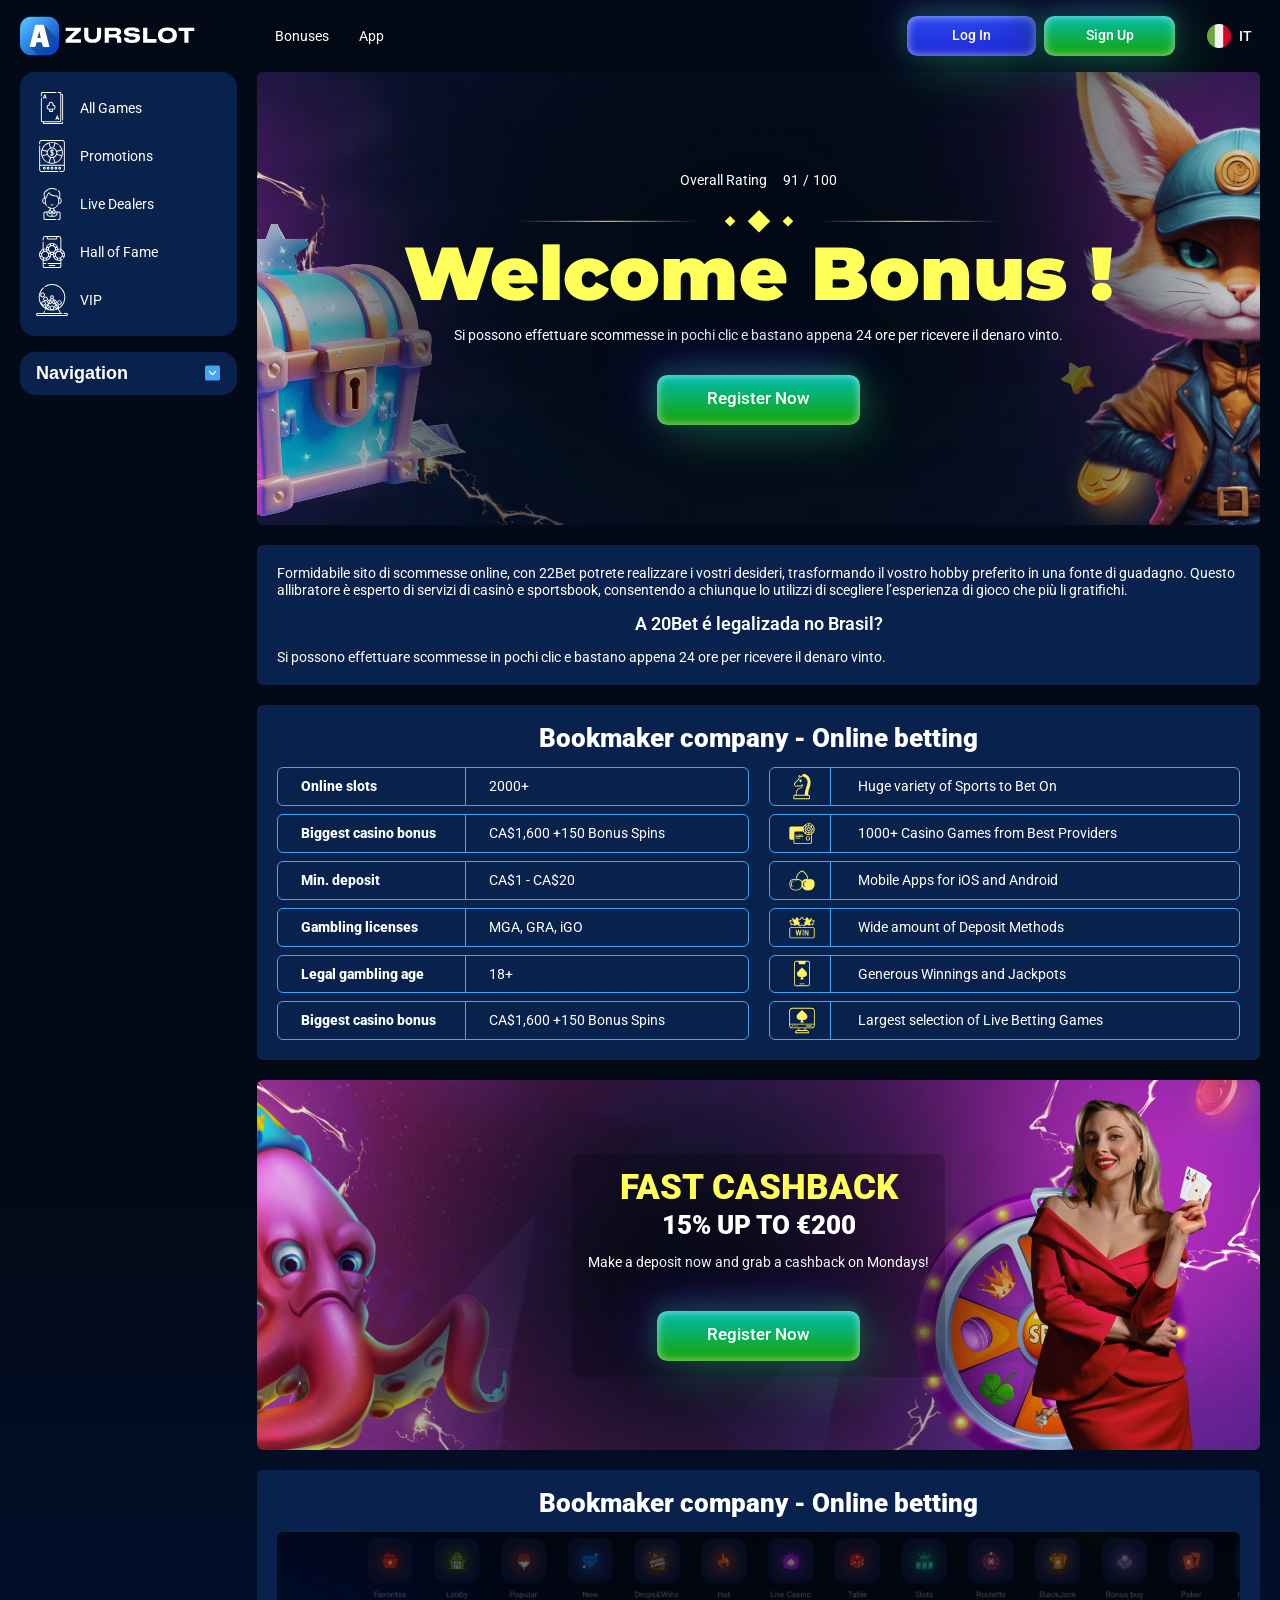
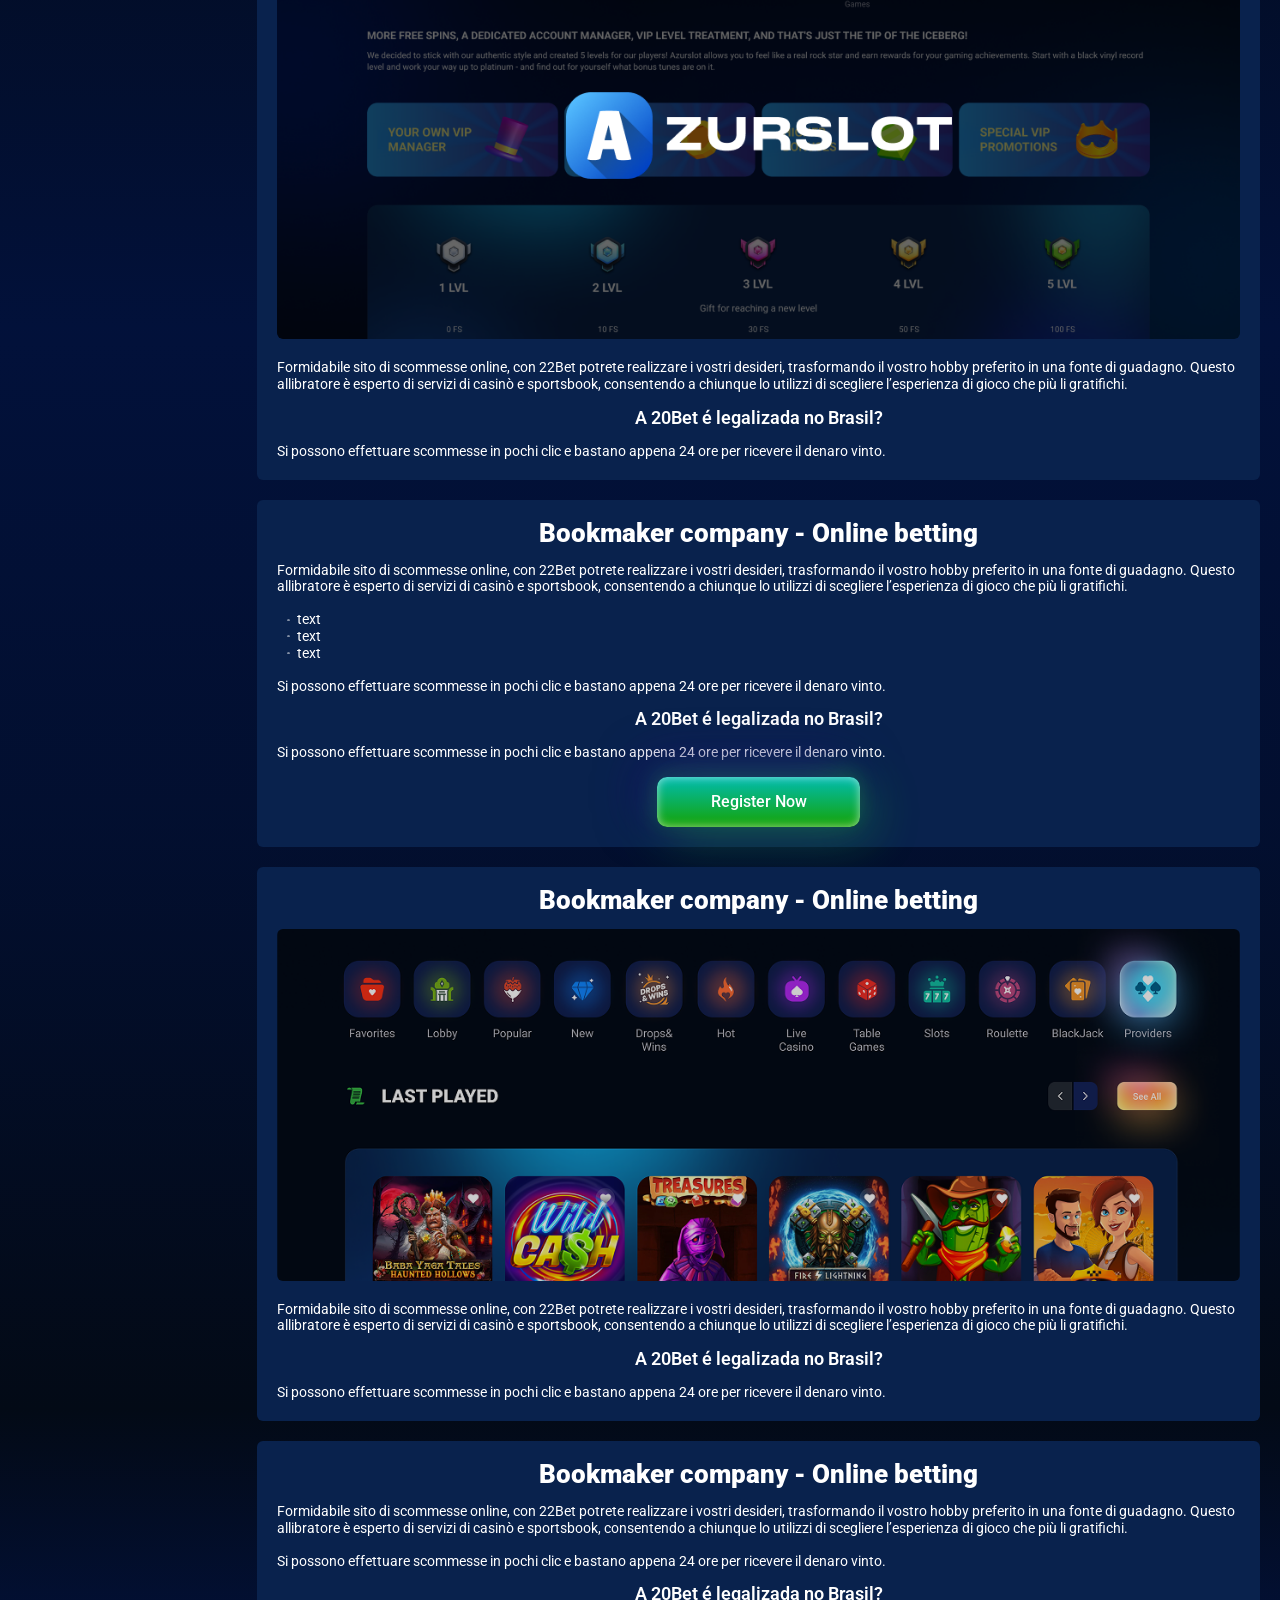
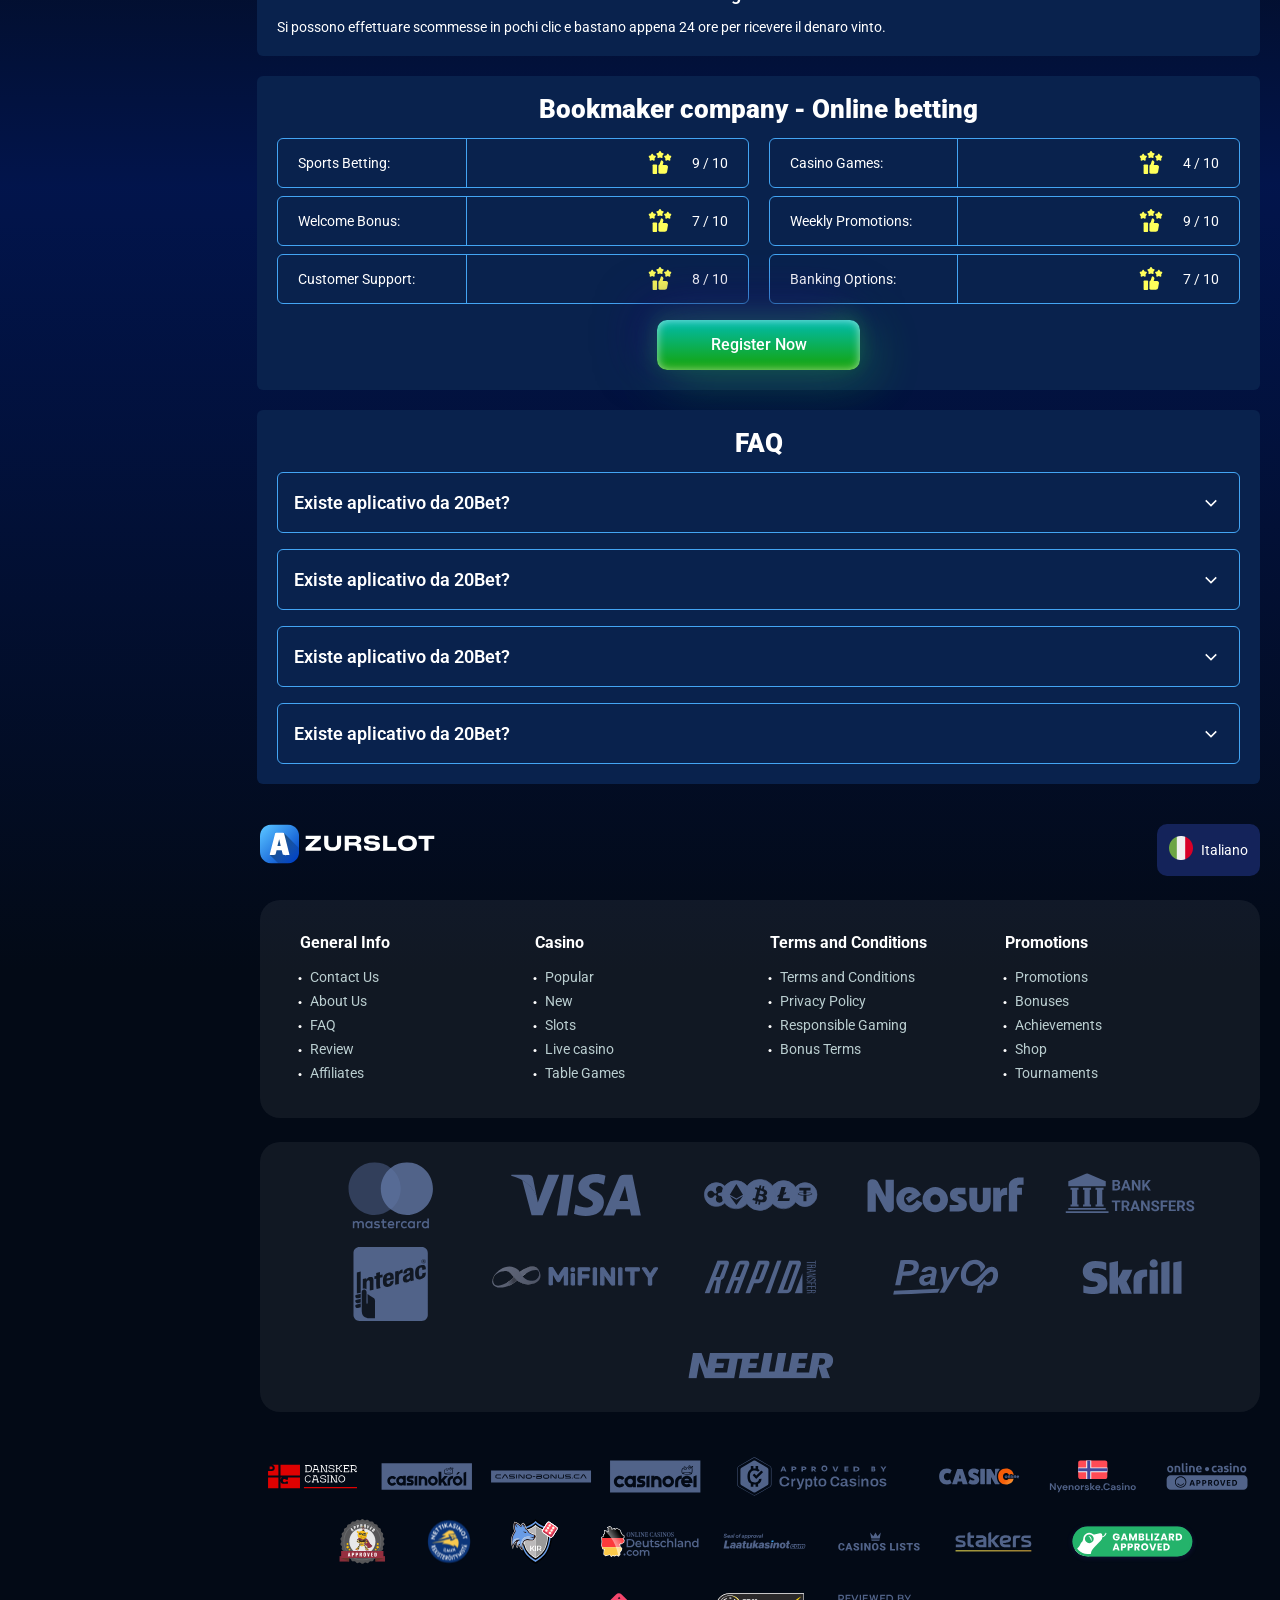
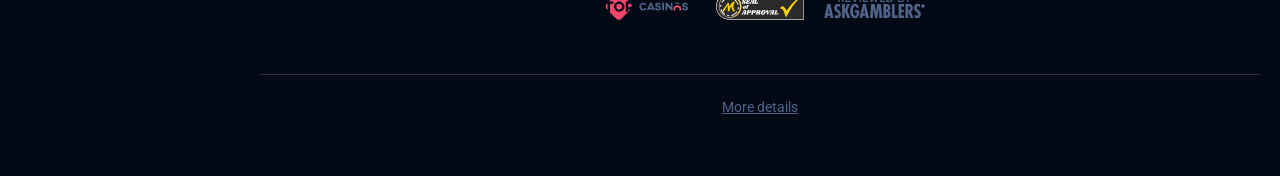
<file: index.html>
<!DOCTYPE html>
<html lang="it">
  <head>
    <meta charset="UTF-8" />
    <meta name="viewport" content="width=device-width, initial-scale=1.0" />
    <title>Welcome bonus!</title>
    <meta
      name="description"
      content="Si possono effettuare scommesse in pochi clic e bastano appena 24 ore per ricevere il denaro vinto."
    />
    <meta property="og:site_name" content="" />
    <meta
      property="og:title"
      content=""
    />
    <meta property="og:type" content="website" />
    <meta property="og:url" content="http://azurslot-it.com/" />
    <meta property="og:image" content />
    <meta property="og:image:alt" content />
    <meta property="og:locale" content="it" />
    <meta
      property="og:description"
      content="Si possono effettuare scommesse in pochi clic e bastano appena 24 ore per ricevere il denaro vinto."
    />
    <link rel="preconnect" href="https://fonts.googleapis.com" />
    <link rel="preconnect" href="https://fonts.gstatic.com" crossorigin />
    <link href="https://fonts.googleapis.com/css2?family=Roboto:wght@400;500;700&family=Montserrat:wght@100;200;300;400;500;600;700;800;900&display=swap" rel="stylesheet">


    <link rel="stylesheet" href="./css/reset.css" />
    <link rel="stylesheet" href="./css/main.css" />
    <link rel="stylesheet" href="./css/media.css" />
    <link rel="icon" href="./images/favicon.png" type="image/x-icon" />
     <script src="https://code.jquery.com/jquery-3.6.1.min.js" integrity="sha256-o88AwQnZB+VDvE9tvIXrMQaPlFFSUTR+nldQm1LuPXQ=" crossorigin="anonymous"></script>
  </head>
  <body>
    <header class="header">
      <section class="content header__content">
        <a href="#" class="logo header__logo"
          ><img src="./images/logo.svg" alt="logo" title=""
        /></a>
        <button class="header__btn-menu">
          <svg
            width="16px"
            height="16px"
            viewBox="0 0 16 16"
            xmlns="http://www.w3.org/2000/svg"
          >
            <rect y="0" width="16" height="3" rx="1.5"></rect>
            <rect y="6.5" width="16" height="3" rx="1.5"></rect>
            <rect y="13" width="16" height="3" rx="1.5"></rect>
          </svg>
        </button>
        <nav class="menu header__menu">
          <ul class="header__menu-list">
            <li><a href="#">Bonuses</a></li>
            <li><a href="#">App</a></li>
            
          </ul>
          <div class="header__btn">
            <a
              href="#"
              class="header__button header__button-login header__btn-login"
              >Log In
            </a>
            <a
              href="#"
              class="header__button header__button-signin header__btn-signin"
              >Sign Up</a
            >
          </div>
        </nav>
        <a href="#" class="header__button header__button-login">Log In</a>
        <a href="#" class="header__button header__button-signin">Sign Up</a>

        <div class="header__language" >
          <div class="header__flag-wrap" >
            <a class="header__country" href="#">
              <span><img src="./images/flag.png" alt=" Flag" title /></span>
              <span>it</span>
            </a>
          </div>
        
        </div>  


        
      </section>
    </header>
 <main class="main">
        <aside class="sidebar-wrapper">
            <section class="content sidebar">
              <nav class="menu sidebar__menu">
                <ul>
                  <li >
                    <a href="#" ><img class="icon-default" src="./images/sidebar/games.svg" alt=" Games"  title/>
                      All Games</a>
                    
                  </li>
                  <li >
                    <a href="#" > <img class="icon-default" src="./images/sidebar/promotions.svg"  alt="Promotions"  title/>
                      
                      <span>Promotions</span></a>
                  </li>    
                  <li >
                    <a href="#" ><img class="icon-default" src="./images/sidebar/live.svg" alt="Live Dealers"  title/>
                      
                     Live Dealers</a>
                  </li>
                  <li >
                    <a href="#" ><img class="icon-default" src="./images/sidebar/hall.svg" alt="Hall of Fame" title>
                     
                      Hall of Fame</a>
                  </li>
                  <li >
                    <a href="" ><img class="icon-default" src="./images/sidebar/vip.svg" alt="vip" title/>
                     VIP</a>
                  </li>
                  
                </ul>
              </nav>
    
              <div class="sidebar__navigation">
                <button class="sidebar__links-button">
                  Navigation 
                </button>
                <div class="sidebar__links">
                  <ul class="sidebar__links-list">
                      <li ><a  href="#" title>Review of 22Bet</a></li>
                      <li ><a  href="#" title>Registration</a></li>
                      <li ><a  href="#" title>22Bet Betting Expert Reviews</a></li>
                      <li ><a  href="#" title>Layouts and navigation</a></li>
                      <li ><a  href="#" title>Sports betting</a></li>
                      <li ><a  href="#" title>Sports offers</a></li>
                      <li ><a  href="#" title>Live betting</a></li>
                      <li ><a  href="#" title>Cash out</a></li>
                      <li ><a  href="#" title>Live stream</a></li>
                  </ul>
                </div>
              </div>
            </section>
          </aside>
    
          <section class="content__wrapper">
            <section class="content hero hero__content">
              <div class="background hero__background">
                <img src="./images/main/bg-main.png" alt="hero" title />
              </div>
    
              <div class="hero__data">
                <div
                  class="hero__rating"
                  itemscope
                  itemtype="http://schema.org/Game"
                >
                  <p>Overall Rating</p>
                  <meta itemprop="name" content="http://azurslot-it.com/"" />
                  <span
                    itemprop="aggregateRating"
                    itemscope
                    itemtype="http://schema.org/AggregateRating"
                  >
                    <span itemprop="ratingValue"> 91 </span>
                    <span> / </span>
                    <span itemprop="bestRating"> 100 </span>
                    <meta itemprop="reviewCount" content="100" />
                  </span>
                </div>
                <h1 class="title general hero__title">
                  Welcome Bonus !
                        
                </h1>
                <p class="hero__text">Si possono effettuare scommesse in pochi clic e bastano appena 24 ore per ricevere il denaro vinto.</p>
    
                <a href="#" class="button hero__button">Register Now</a>
              </div>
            </section>
            <section class="content page-nav">
              <div class="page-nav-button sidebar__links-button">
                Navigation 
              </div>
              <ul class="page-nav-list sidebar__links-list">
               
                <li ><a  href="#" title>Review of 22Bet</a></li>
                <li ><a  href="#" title>Registration</a></li>
                <li ><a  href="#" title>22Bet Betting Expert Reviews</a></li>
                <li ><a  href="#" title>Layouts and navigation</a></li>
                <li ><a  href="#" title>Sports betting</a></li>
                <li ><a  href="#" title>Sports offers</a></li>
                <li ><a  href="#" title>Live betting</a></li>
                <li ><a  href="#" title>Cash out</a></li>
                <li ><a  href="#" title>Live stream</a></li>
              </ul>
            </section>
            <section class="content article ">
          
                <p >
                  Formidabile sito di scommesse online, con 22Bet potrete realizzare i
                  vostri desideri, trasformando il vostro hobby preferito in una fonte
                  di guadagno. Questo allibratore è esperto di servizi di casinò e
                  sportsbook, consentendo a chiunque lo utilizzi di scegliere
                  l’esperienza di gioco che più li gratifichi.
                </p>
             <h3>A 20Bet é legalizada no Brasil?</h3>
                <p >
                  Si possono effettuare scommesse in pochi clic e bastano appena 24 ore
                  per ricevere il denaro vinto.
                </p>
              </section> 
              
              <section class="content about">
                <h2 class="title high about__title">Bookmaker company - Online betting</h2>
                <div class="about__content">
                  <table class="about__table">
                  <tbody class="about__group">
                    
                      <tr>
                      <td>Online slots</td>
                      <td>2000+</td>
                     </tr>
                     <tr>
                      <td>Biggest casino bonus</td>
                      <td>CA$1,600 +150 Bonus Spins</td>
                     </tr>
                     <tr>
                      <td>Min. deposit</td>
                      <td>CA$1 - CA$20</td>
                     </tr>
                      <tr>
                        <td>Gambling licenses</td>
                        <td>MGA, GRA, iGO</td>
                      </tr>
                      <tr>
                        <td>Legal gambling age</td>
                        <td>18+</td>
                      </tr>
                      <tr>
                        <td>Biggest casino bonus</td>
                        <td>CA$1,600 +150 Bonus Spins</td>
                       </tr>
                    
                  </tbody>
                </table>
                <div class="features__list">
                    
                  <div class="features__info">
                  <ul  class="">
                    <li class="features__item">
                            Huge variety of Sports to Bet On
                    </li>
                    <li>
                      1000+ Casino Games from Best Providers
                    </li>
                    <li>
                      Mobile Apps for iOS and Android
                    </li>
                 
                    <li>
                      Wide amount of Deposit Methods
                    </li>
                    <li>
                      Generous Winnings and Jackpots
                    </li>
                    <li>
                     Largest selection of Live Betting Games
                    </li>
                  </ul>
                 </div>
                
                </div>
              </section> 
               
              
              <section class="content banner ">
                <div class="background banner__background">
                  <img src="./images/main/banner-main.png" alt="banner" title />
                </div>
                <div class="banner__info">
                  <h2 class="title high banner__title-main">
                    FAST CASHBACK <strong>15% UP TO €200</strong>
                  </h2>
                  <p>Make a deposit now and grab a cashback on Mondays!</p>
                  <a href="#" class="button banner__button">Register Now</a>
                </div> 
              </section> 
             
             <section class=" content article">
                <h2 class="article__title high title">Bookmaker company - Online betting</h2>
                <div class="images">
                  <img
                  src="./images/main/image1-main.png"
                  alt="images" title
                  class=""
                  
                />
                </div>
                <p class="">
                  Formidabile sito di scommesse online, con 22Bet potrete realizzare i
                  vostri desideri, trasformando il vostro hobby preferito in una fonte
                  di guadagno. Questo allibratore è esperto di servizi di casinò e
                  sportsbook, consentendo a chiunque lo utilizzi di scegliere
                  l’esperienza di gioco che più li gratifichi.
                </p>
                <h3 >A 20Bet é legalizada no Brasil?</h3>
                <p >
                  Si possono effettuare scommesse in pochi clic e bastano appena 24 ore
                  per ricevere il denaro vinto.
                </p>
              </section>
              <section class=" content article ">
                <h2 class="article__title high title">Bookmaker company - Online betting</h2>
                <p >
                  Formidabile sito di scommesse online, con 22Bet potrete realizzare i
                  vostri desideri, trasformando il vostro hobby preferito in una fonte
                  di guadagno. Questo allibratore è esperto di servizi di casinò e
                  sportsbook, consentendo a chiunque lo utilizzi di scegliere
                  l’esperienza di gioco che più li gratifichi.
                </p>
                <ul>
                  <li >text</li>
                  <li >text</li>
                  <li >text</li>
                </ul>
                <p >
                  Si possono effettuare scommesse in pochi clic e bastano appena 24 ore
                  per ricevere il denaro vinto.
                </p>
                <h3 >A 20Bet é legalizada no Brasil?</h3>
                <p >
                  Si possono effettuare scommesse in pochi clic e bastano appena 24 ore
                  per ricevere il denaro vinto.
                </p>
               
                <a href="#" class="button  article__button">Register Now</a>
              </section>
              <section class=" content article">
                <h2 class="article__title high title">Bookmaker company - Online betting</h2>
                <div class="images">
                  <img
                  src="./images/main/image2-main.png"
                  alt="images" title
                  class=""
                  
                />
                </div>
                <p class="">
                  Formidabile sito di scommesse online, con 22Bet potrete realizzare i
                  vostri desideri, trasformando il vostro hobby preferito in una fonte
                  di guadagno. Questo allibratore è esperto di servizi di casinò e
                  sportsbook, consentendo a chiunque lo utilizzi di scegliere
                  l’esperienza di gioco che più li gratifichi.
                </p>
                
                
                <h3 >A 20Bet é legalizada no Brasil?</h3>
                <p >
                  Si possono effettuare scommesse in pochi clic e bastano appena 24 ore
                  per ricevere il denaro vinto.
                </p>
              </section>
              <section class=" content article ">
                <h2 class="article__title high title">Bookmaker company - Online betting</h2>
                <p >
                  Formidabile sito di scommesse online, con 22Bet potrete realizzare i
                  vostri desideri, trasformando il vostro hobby preferito in una fonte
                  di guadagno. Questo allibratore è esperto di servizi di casinò e
                  sportsbook, consentendo a chiunque lo utilizzi di scegliere
                  l’esperienza di gioco che più li gratifichi.
                </p>
                
                <p >
                  Si possono effettuare scommesse in pochi clic e bastano appena 24 ore
                  per ricevere il denaro vinto.
                </p>
                <h3>A 20Bet é legalizada no Brasil?</h3>
                
                <p >
                  Si possono effettuare scommesse in pochi clic e bastano appena 24 ore
                  per ricevere il denaro vinto.
                </p>
               
              </section>
             <section class="content ratings ">
                <h2 class="ratings__title title high">
                  Bookmaker company - Online betting
                </h2>
                
          <div class="ratings__content">
           
            <div class="ratings__content">
              <ul class="ratings__list">
                <li>
                  <div  class="ratings__info">
                    <p>Sports Betting:</p>
                    <div class="ratings__img">
                     <img src="./images/main/ratings-icon.svg" alt="ratings-icon" title>
                    </div>
                    <span> <span>9</span>
                    <span>/</span>
                    <span>10</span></span>
                  </div>
                  
                 
                </li>
                <li>
                  <div class="ratings__info">
                    <p>Casino Games:</p>
                    <div class="ratings__img">
                      <img src="./images/main/ratings-icon.svg" alt="ratings-icon" title>
                     </div>
                    <span> <span>4</span>
                    <span>/</span>
                    <span>10</span></span>
                  </div>
                  
                  
                </li>
                <li>
                  <div class="ratings__info">
                    <p>Welcome Bonus:</p>
                    <div class="ratings__img">
                      <img src="./images/main/ratings-icon.svg" alt="ratings-icon" title>
                     </div>
                    <span> <span>7</span>
                    <span>/</span>
                    <span>10</span></span>
                  </div>
                  
                  
                </li>
                <li>
                  <div class="ratings__info">
                    <p>Weekly Promotions:</p>
                    <div class="ratings__img">
                      <img src="./images/main/ratings-icon.svg" alt="ratings-icon" title>
                     </div>
                    <span> <span>9</span>
                    <span>/</span>
                    <span>10</span></span>
                  </div> 
                  
                </li>
                <li>
                  <div class="ratings__info">
                    <p>Customer Support:</p>
                    <div class="ratings__img">
                      <img src="./images/main/ratings-icon.svg" alt="ratings-icon" title>
                     </div>
                    <span> <span>8</span>
                    <span>/</span>
                    <span>10</span></span>
                  </div>
                 
  
                </li>
                <li>
                  <div class="ratings__info">
                    <p>Banking Options:</p>
                    <div class="ratings__img">
                      <img src="./images/main/ratings-icon.svg" alt="ratings-icon" title>
                     </div>
                    <span>
                      <span>7</span>
                      <span>/</span>
                      <span>10</span></span>
                  </div>
                 
  
                </li>
              </ul>
             
            </div>
           
            
          </div>
            
              <a href="#" class="button ratings__button">Register Now</a>
              </section>
               <section class="content faq ">
                <h2 class="title high faq__title ">FAQ</h2>
                <ul class="faq__list " itemscope itemtype="https://schema.org/FAQPage">
                  <li class="faq__item"  itemscope itemprop="mainEntity" itemtype="https://schema.org/Question">
                    <h3 class="title medium faq__subtitle js-button-expander"  itemprop="name">Existe aplicativo da 20Bet?
                     </h3>
                    <div  class="faq__answer js-expand-content" itemscope  itemprop="acceptedAnswer" itemtype="https://schema.org/Answer">
                      <p  itemprop="text">
                        Formidabile sito di scommesse online, con 22Bet potrete realizzare i vostri desideri, trasformando il vostro hobby preferito in una fonte di guadagno. Questo allibratore è esperto di servizi di casinò e sportsbook, consentendo a chiunque lo utilizzi di scegliere l’esperienza di gioco che più li gratifichi.
                      </p>
                    </div>
                  </li>
                  <li class="faq__item"  itemscope itemprop="mainEntity" itemtype="https://schema.org/Question">
                    <h3 class="title medium faq__subtitle js-button-expander"  itemprop="name">Existe aplicativo da 20Bet?</h3>
                    <div class="faq__answer js-expand-content" itemscope  itemprop="acceptedAnswer" itemtype="https://schema.org/Answer">
                      <p  itemprop="text">
                        Formidabile sito di scommesse online, con 22Bet potrete realizzare i vostri desideri, trasformando il vostro hobby preferito in una fonte di guadagno. Questo allibratore è esperto di servizi di casinò e sportsbook, consentendo a chiunque lo utilizzi di scegliere l’esperienza di gioco che più li gratifichi.
                      </p>
                    </div>
                  </li> 
                   <li class="faq__item"  itemscope itemprop="mainEntity" itemtype="https://schema.org/Question">
                    <h3 class="title medium faq__subtitle js-button-expander"  itemprop="name">Existe aplicativo da 20Bet?</h3>
                    <div class="faq__answer js-expand-content" itemscope  itemprop="acceptedAnswer" itemtype="https://schema.org/Answer">
                      <p  itemprop="text">
                        Formidabile sito di scommesse online, con 22Bet potrete realizzare i vostri desideri, trasformando il vostro hobby preferito in una fonte di guadagno. Questo allibratore è esperto di servizi di casinò e sportsbook, consentendo a chiunque lo utilizzi di scegliere l’esperienza di gioco che più li gratifichi.
                      </p>
                    </div>
                  </li> 
                  <li class="faq__item"  itemscope itemprop="mainEntity" itemtype="https://schema.org/Question">
                    <h3 class="title medium faq__subtitle js-button-expander"  itemprop="name">Existe aplicativo da 20Bet?</h3>
                    <div class="faq__answer js-expand-content" itemscope  itemprop="acceptedAnswer" itemtype="https://schema.org/Answer">
                      <p  itemprop="text">
                        Formidabile sito di scommesse online, con 22Bet potrete realizzare i vostri desideri, trasformando il vostro hobby preferito in una fonte di guadagno. Questo allibratore è esperto di servizi di casinò e sportsbook, consentendo a chiunque lo utilizzi di scegliere l’esperienza di gioco che più li gratifichi.
                      </p>
                    </div>
                  </li> 
                  
                </ul>
              </section> 
              <div class=""  onclick="scrollToTop()">
                <button class="main__arrow" id="scrollToTopBtn"></button>
              </div> 
          </section>
    
    </main> 
    <footer class="footer">
      <section class="content footer__content">
      
        <div class="footer__wrapper">
          <div class="footer__logo-wrap">
            <a href="./index.html" class="logo footer__logo"
          ><img src="./images/logo.svg" alt="logo" title=""
        /></a>
        <div class="footer__flag-wrap">
          <a class="footer__country" href="#">
            <span><img src="./images/flag.png" alt=" Flag" title /></span>
            <span>Italiano</span>
          </a>
        </div>
          </div>
          <ul class="footer__menu">
            <li>
              <div>General Info</div>
              <ul class="footer__info">
                <li><a href="#">Contact Us
                </a></li>
                <li><a href="#">About Us</a></li>
                <li><a href="#">FAQ</a></li>
                <li><a href="#">Review</a></li>
                <li><a href="#">Affiliates</a></li>
               
              </ul>
            </li>
            
            <li>
              <div>Casino</div>
              <ul class="footer__info">
                <li><a href="#">Popular</a></li>
                <li><a href="#">New</a></li>
                <li><a href="#">Slots</a></li>
                <li><a href="#">Live casino</a></li>
                <li><a href="#">Table Games</a></li>
               
              </ul>
            </li>
            <li>
              <div>Terms and Conditions
              </div>
              <ul class="footer__info">
                <li><a href="#" >Terms and Conditions</a></li>
                <li><a href="#">Privacy Policy</a></li>
                <li><a href="#">Responsible Gaming</a></li>
                <li><a href="#">Bonus Terms</a></li>
              </ul>
            </li>
            <li>
              <div>Promotions</div>
              <ul class="footer__info">
                <li><a href="#">Promotions</a></li>
                <li><a href="#">Bonuses</a></li>
                <li><a href="#">Achievements</a></li>
                <li><a href="#">Shop</a></li>
                <li><a href="#">Tournaments</a></li>
              
               
              </ul>
            </li>
           
           
          </ul>
        
         </div>
     
      <div class="footer__cards-pay">
        <ul class="footer__cards-pay-first">
          <li><a href="#"><img src="./images/footer-pay/mastercard.svg" alt="pay" title></a></li>
          <li><a href="#"><img src="./images/footer-pay/visa.svg" alt="pay" title></a></li>
          <li><a href="#"><img src="./images/footer-pay/crypto.svg" alt="pay" title></a></li>
          <li><a href="#"><img src="./images/footer-pay/neosurf.svg" alt="pay" title></a></li>
          <li> <a href="#"><img src="./images/footer-pay/bank-transfers.svg" alt="pay" title></a></li>
          <li><a href="#"><img src="./images/footer-pay/interac.svg" alt="pay" title></a></li>
          <li><a href="#"><img class="footer__cards-pay-img" src="./images/footer-pay/mifinity.svg" alt="pay" title></a></li>
          <li><a href="#"><img class="footer__cards-pay-img" src="./images/footer-pay/rapid.svg" alt="pay" title></a></li>
          <li> <a href="#"><img class="footer__cards-pay-img" src="./images/footer-pay/payOp.svg" alt="pay" title></a></li>
          <li> <a href="#"><img class="footer__cards-pay-img" src="./images/footer-pay/skrill.svg" alt="pay" title></a></li>
          <li><a href="#"><img class="footer__cards-pay-img" src="./images/footer-pay/neteller.svg" alt="pay" title></a></li>
         
        </ul>
      </div>
      
      <div class=" footer__cards-casino">
       
        <ul>
          <li><a href="#"><img src="./images/footer-cards/danskercasino.svg" alt="cards-casino" title></a></li>
          <li><a href="#"><img src="./images/footer-cards/casinokrol-pl.svg" alt="cards-casino" title></a></li>
          <li> <a href="#"><img src="./images/footer-cards/casino-bonus-ca.svg" alt="cards-casino" title></a></li>
          <li> <a href="#"><img src="./images/footer-cards/casinorei-pt.svg" alt="cards-casino" title></a></li>
          <li><a href="#"><img src="./images/footer-cards/cryptocasinos.svg" alt="cards-casino" title></a></li>
          <li> <a href="#"><img src="./images/footer-cards/casino.svg" alt="cards-casino" title></a></li>
          <li><a href="#"><img src="./images/footer-cards/nyenorske-casino.svg" alt="cards-casino" title></a></li>
          <li> <a href="#"><img src="./images/footer-cards/online-casino.svg" alt="cards-casino" title></a></li>
          <li> <a href="#"><img src="./images/footer-cards/casinobee.svg" alt="cards-casino" title></a></li>
          <li><a href="#"><img src="./images/footer-cards/kaikki-pikakasinot.svg" alt="cards-casino" title></a></li>
          <li><a href="#"><img src="./images/footer-cards/kasinotilman.svg" alt="cards-casino" title></a></li>
          <li><a href="#"><img src="./images/footer-cards/onlinecasinosdeutschland.svg" alt="cards-casino" title></a></li>
          <li> <a href="#"><img src="./images/footer-cards/laatukasinot.svg" alt="cards-casino" title></a></li>
          <li><a href="#"><img src="./images/footer-cards/casinos-lists.svg" alt="cards-casino" title></a></li>
          <li><a href="#"><img src="./images/footer-cards/stakers.svg" alt="cards-casino" title></a></li>
          <li><a href="#"><img src="./images/footer-cards/free-spins-no-deposit-gamblizard-canada.svg" alt="cards-casino" title></a></li>
          <li>  <a href="#"><img src="./images/footer-cards/top-casinos-best-online-casinos.svg" alt="cards-casino" title></a></li>
          <li><a href="#"><img src="./images/footer-cards/casinomentor.svg" alt="cards-casino" title></a></li>
          <li><a href="#"><img src="./images/footer-cards/askgamblers.svg" alt="cards-casino" title></a></li>
        </ul>
      </div>
   <a href="#" class="footer__link">More details</a>
      </section>
    </footer>
    
     
    <script src="./js/sidebar.js" defer></script>
    <script src="./js/arrowUp.js" defer></script>
    <script src="./js/expander.js" defer></script>
    <script src="./js/mobile-menu.js" defer></script>
    
     
  </body>
</html>
</file>
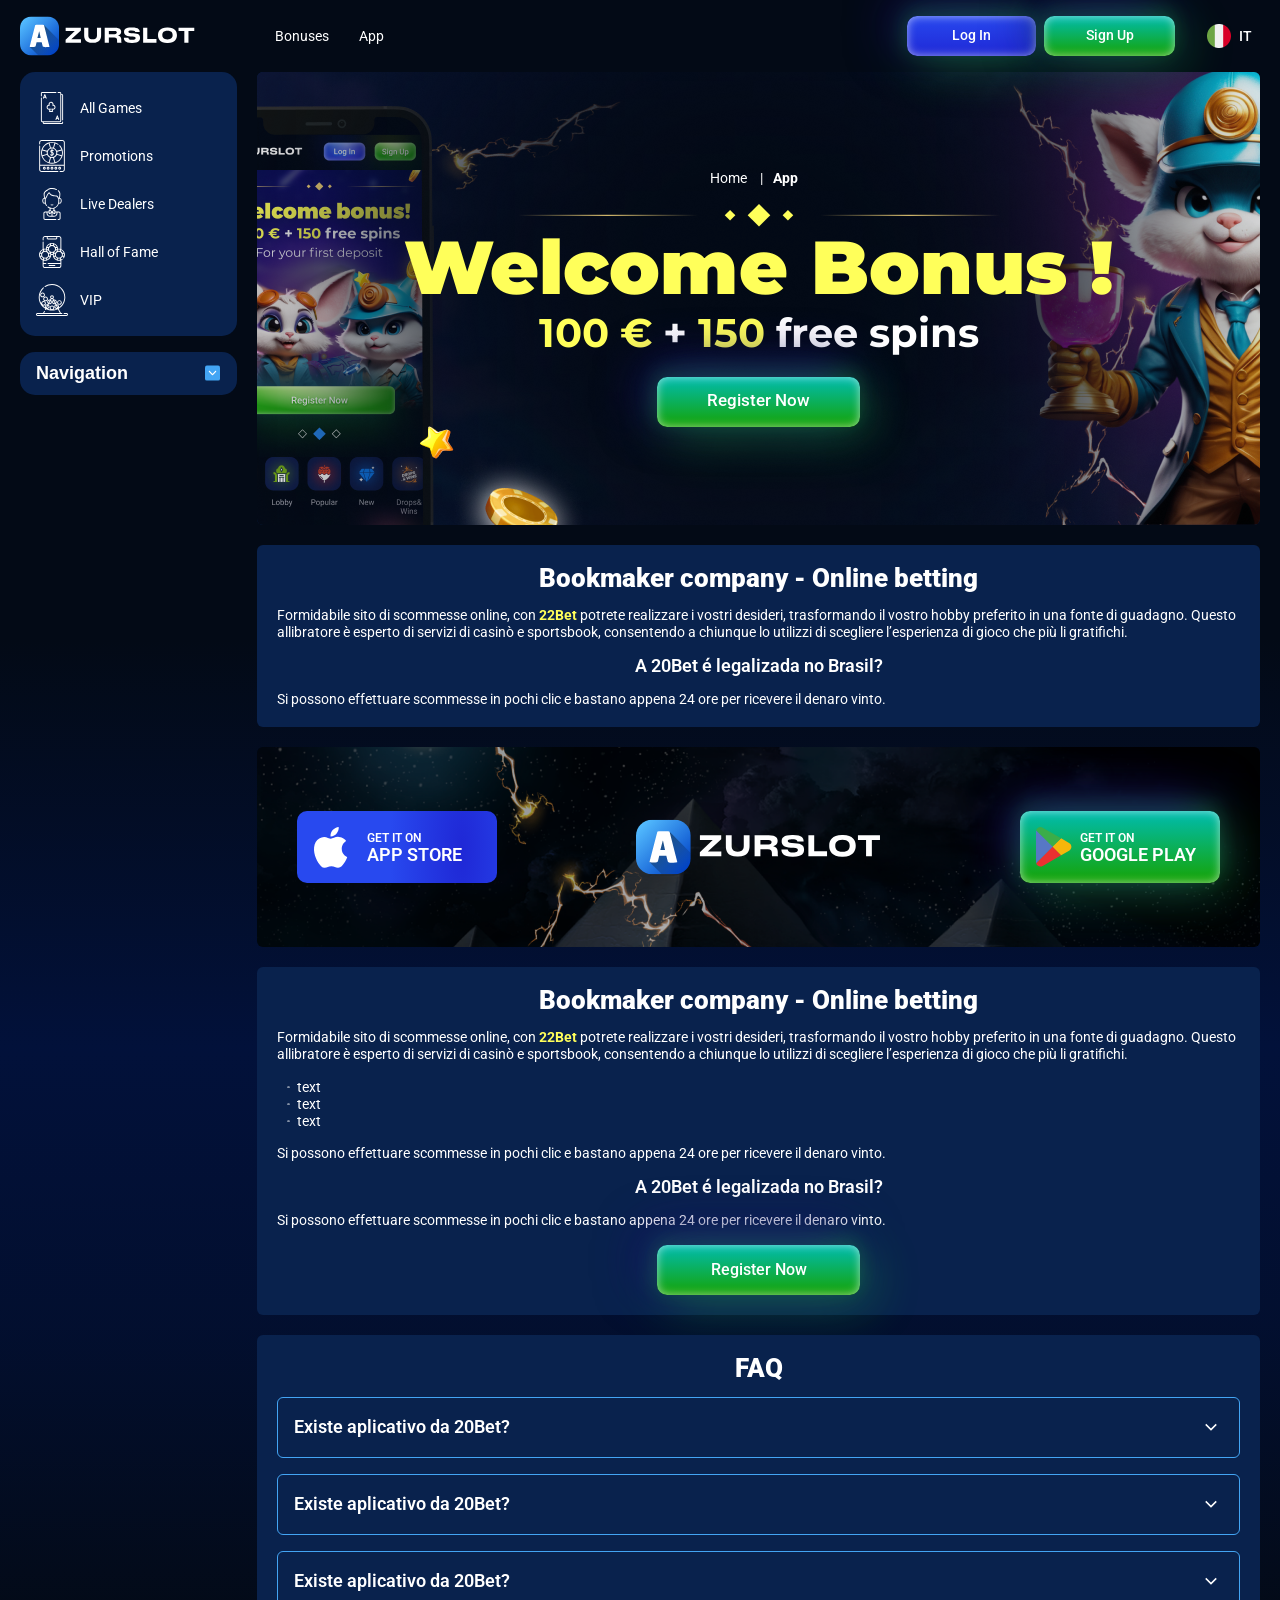
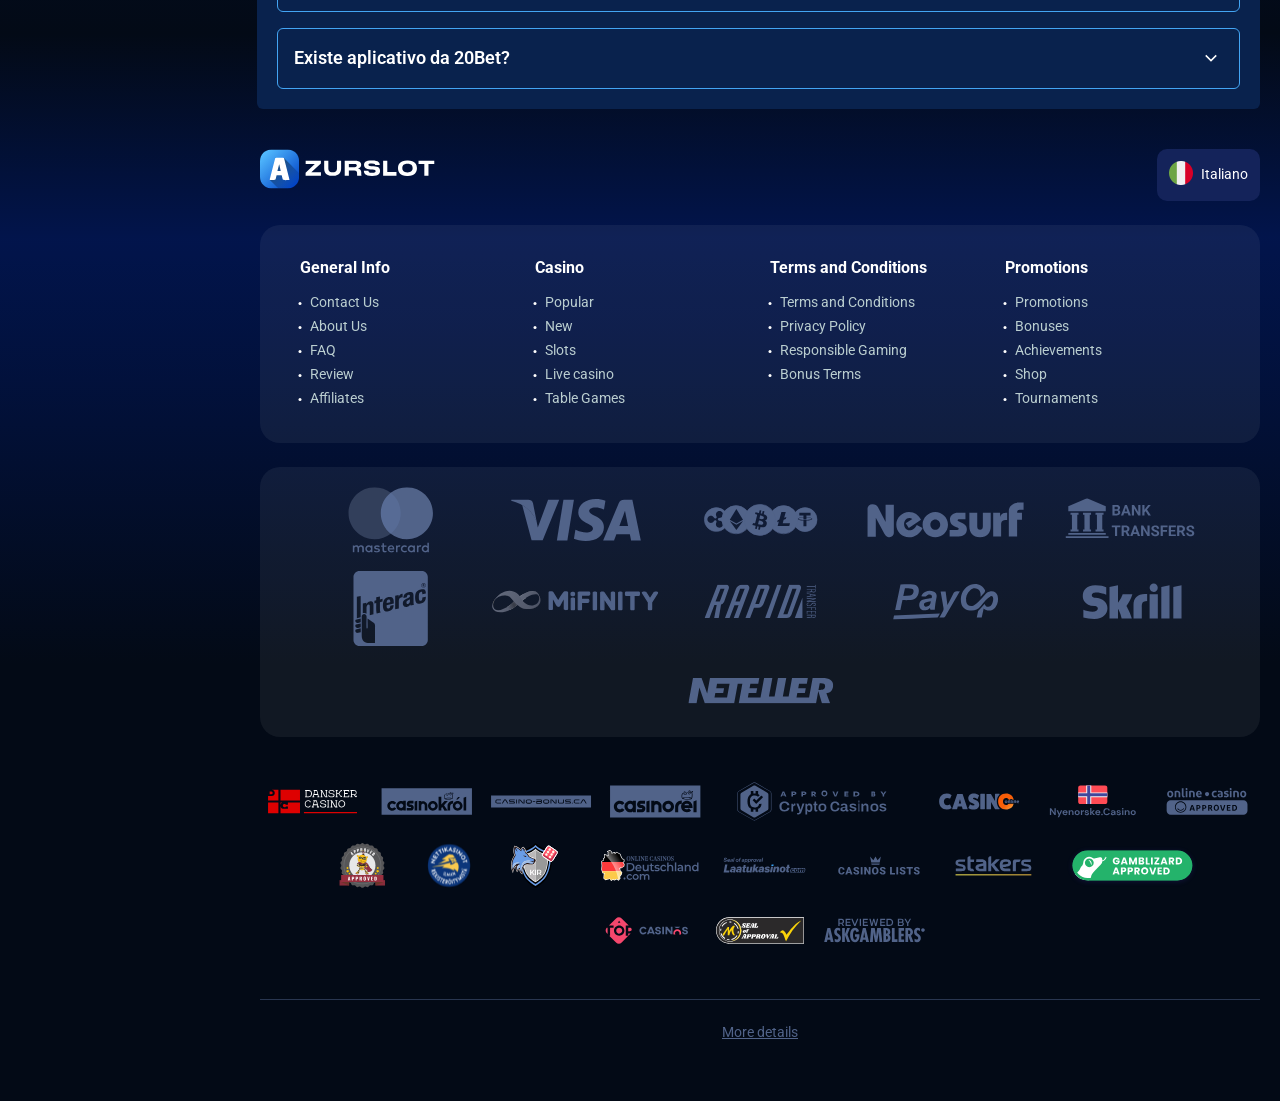
<file: app.html>
<!DOCTYPE html>
<html lang="it">
  <head>
    <meta charset="UTF-8" />
    <meta name="viewport" content="width=device-width, initial-scale=1.0" />
    <title>Welcome Bonus up to 5000 USDT + 80 FS!</title>
    <meta
      name="description"
      content="A 20Bet apostas online é a novidade mais relevante no mercado de apostas do Brasil"
    />
    <meta property="og:site_name" content="" />
    <meta property="og:title" content="" />
    <meta property="og:type" content="website" />
    <meta property="og:url" content="http://azurslot-it.com/" />
    <meta property="og:image" content />
    <meta property="og:image:alt" content />
    <meta property="og:locale" content="it" />
    <meta
      property="og:description"
      content="A 20Bet apostas online é a novidade mais relevante no mercado de apostas do Brasil."
    />
    <link rel="preconnect" href="https://fonts.googleapis.com" />
    <link rel="preconnect" href="https://fonts.gstatic.com" crossorigin />
    <link
      href="https://fonts.googleapis.com/css2?family=Roboto:wght@400;500;700&family=Montserrat:wght@100;200;300;400;500;600;700;800;900&display=swap"
      rel="stylesheet"
    />

    <link rel="stylesheet" href="./css/reset.css" />
    <link rel="stylesheet" href="./css/main.css" />
    <link rel="stylesheet" href="./css/media.css" />
    <link rel="icon" href="./images/favicon.png" type="image/x-icon" />
    <script
      src="https://code.jquery.com/jquery-3.6.1.min.js"
      integrity="sha256-o88AwQnZB+VDvE9tvIXrMQaPlFFSUTR+nldQm1LuPXQ="
      crossorigin="anonymous"
    ></script>
  </head>
  <body>
    <header class="header">
      <section class="content header__content">
        <a href="#" class="logo header__logo"
          ><img src="./images/logo.svg" alt="logo" title=""
        /></a>
        <button class="header__btn-menu">
          <svg
            width="16px"
            height="16px"
            viewBox="0 0 16 16"
            xmlns="http://www.w3.org/2000/svg"
          >
            <rect y="0" width="16" height="3" rx="1.5"></rect>
            <rect y="6.5" width="16" height="3" rx="1.5"></rect>
            <rect y="13" width="16" height="3" rx="1.5"></rect>
          </svg>
        </button>
        <nav class="menu header__menu">
          <ul class="header__menu-list">
            <li><a href="#">Bonuses</a></li>
            <li><a href="#">App</a></li>
          </ul>
          <div class="header__btn">
            <a
              href="#"
              class="header__button header__button-login header__btn-login"
              >Log In
            </a>
            <a
              href="#"
              class="header__button header__button-signin header__btn-signin"
              >Sign Up</a
            >
          </div>
        </nav>
        <a href="#" class="header__button header__button-login">Log In </a>
        <a href="#" class="header__button header__button-signin">Sign Up</a>

        <div class="header__language">
          <div class="header__flag-wrap">
            <a class="header__country" href="#">
              <span><img src="./images/flag.png" alt=" Flag" title /></span>
              <span>it</span>
            </a>
          </div>
        </div>
      </section>
    </header>
    <main class="main">
      <aside class="sidebar-wrapper">
        <section class="content sidebar">
          <nav class="menu sidebar__menu">
            <ul>
              <li>
                <a href="#"
                  ><img
                    class="icon-default"
                    src="./images/sidebar/games.svg"
                    alt=" Games"
                    title
                  />
                  All Games</a
                >
              </li>
              <li>
                <a href="#">
                  <img
                    class="icon-default"
                    src="./images/sidebar/promotions.svg"
                    alt="Promotions"
                    title
                  />

                  <span>Promotions</span></a
                >
              </li>
              <li>
                <a href="#"
                  ><img
                    class="icon-default"
                    src="./images/sidebar/live.svg"
                    alt="Live Dealers"
                    title
                  />

                  Live Dealers</a
                >
              </li>
              <li>
                <a href="#"
                  ><img
                    class="icon-default"
                    src="./images/sidebar/hall.svg"
                    alt="Hall of Fame"
                    title
                  />

                  Hall of Fame</a
                >
              </li>
              <li>
                <a href=""
                  ><img
                    class="icon-default"
                    src="./images/sidebar/vip.svg"
                    alt="vip"
                    title
                  />
                  VIP</a
                >
              </li>
            </ul>
          </nav>
          <div class="sidebar__navigation">
            <button class="sidebar__links-button">Navigation</button>
            <div class="sidebar__links">
              <ul class="sidebar__links-list">
                <li><a href="#" title>Review of 22Bet</a></li>
                <li><a href="#" title>Registration</a></li>
                <li><a href="#" title>22Bet Betting Expert Reviews</a></li>
                <li><a href="#" title>Layouts and navigation</a></li>
                <li><a href="#" title>Sports betting</a></li>
                <li><a href="#" title>Sports offers</a></li>
                <li><a href="#" title>Live betting</a></li>
                <li><a href="#" title>Cash out</a></li>
                <li><a href="#" title>Live stream</a></li>
              </ul>
            </div>
          </div>
        </section>
      </aside>

      <section class="content__wrapper">
        <section class="content hero hero__app">
          <div class="background hero__background">
            <img src="./images/app/bg-app.png" alt="hero" title />
          </div>

          <div class="hero__data hero__data-app">
            <ul
              class="breadcrumbs"
              itemscope
              itemtype="https://schema.org/BreadcrumbList"
            >
              <li
                itemprop="itemListElement"
                itemscope
                itemtype="https://schema.org/ListItem"
              >
                <a href="#" itemprop="item">
                  <span itemprop="name">Home</span></a
                >
                <meta itemprop="position" content="1" />
              </li>
              <li
                itemprop="itemListElement"
                itemscope
                itemtype="https://schema.org/ListItem"
              >
                <a href="#" itemprop="item">
                  <span itemprop="name">App</span></a
                >
                <meta itemprop="position" content="2" />
              </li>
            </ul>
            <h1 class="title general hero__title">
              Welcome Bonus !
              <strong>
                100 € <span> + </span>150 <span>free spins </span></strong
              >
            </h1>

            <a href="#" class="button hero__button hero__button-page"
              >Register Now</a
            >
          </div>
        </section>
        <section class="content page-nav">
          <div class="page-nav-button sidebar__links-button">Navigation</div>
          <ul class="page-nav-list sidebar__links-list">
            <li><a href="#" title>Review of 22Bet</a></li>
            <li><a href="#" title>Registration</a></li>
            <li><a href="#" title>22Bet Betting Expert Reviews</a></li>
            <li><a href="#" title>Layouts and navigation</a></li>
            <li><a href="#" title>Sports betting</a></li>
            <li><a href="#" title>Sports offers</a></li>
            <li><a href="#" title>Live betting</a></li>
            <li><a href="#" title>Cash out</a></li>
            <li><a href="#" title>Live stream</a></li>
          </ul>
        </section>
        <section class="content article">
          <h2 class="article__title high title">
            Bookmaker company - Online betting
          </h2>
          <p>
            Formidabile sito di scommesse online, con
            <a href="#" class="article__link">22Bet</a> potrete realizzare i
            vostri desideri, trasformando il vostro hobby preferito in una fonte
            di guadagno. Questo allibratore è esperto di servizi di casinò e
            sportsbook, consentendo a chiunque lo utilizzi di scegliere
            l’esperienza di gioco che più li gratifichi.
          </p>
          <h3>A 20Bet é legalizada no Brasil?</h3>
          <p>
            Si possono effettuare scommesse in pochi clic e bastano appena 24
            ore per ricevere il denaro vinto.
          </p>
        </section>
        <section class="content banner banner__app">
          <div class="background banner__background banner__background-app">
            <img src="./images/app/banner-app.png" alt="banner" title />
          </div>
          <div class="banner__info-app">
            <div class="button__wrap-app">
              <a href="#" class="banner__btn banner__btn-app">
                Get it on
                <span>App Store</span>
              </a>
              <a href="./index.html" class="logo banner__logo"
                ><img src="./images/logo.svg" alt="logo" title=""
              /></a>
              <a href="#" class="button banner__btn banner__btn-android">
                Get it on
                <span>Google Play</span></a
              >
            </div>
          </div>
        </section>
        <section class="content article">
          <h2 class="article__title high title">
            Bookmaker company - Online betting
          </h2>
          <p>
            Formidabile sito di scommesse online, con
            <a href="#" class="article__link">22Bet</a> potrete realizzare i
            vostri desideri, trasformando il vostro hobby preferito in una fonte
            di guadagno. Questo allibratore è esperto di servizi di casinò e
            sportsbook, consentendo a chiunque lo utilizzi di scegliere
            l’esperienza di gioco che più li gratifichi.
          </p>

          <ul>
            <li>text</li>
            <li>text</li>
            <li>text</li>
          </ul>
          <p>
            Si possono effettuare scommesse in pochi clic e bastano appena 24
            ore per ricevere il denaro vinto.
          </p>
          <h3>A 20Bet é legalizada no Brasil?</h3>
          <p>
            Si possono effettuare scommesse in pochi clic e bastano appena 24
            ore per ricevere il denaro vinto.
          </p>

          <a href="#" class="button article__button">Register Now</a>
        </section>
        <section class="content faq">
          <h2 class="title high faq__title">FAQ</h2>
          <ul class="faq__list" itemscope itemtype="https://schema.org/FAQPage">
            <li
              class="faq__item"
              itemscope
              itemprop="mainEntity"
              itemtype="https://schema.org/Question"
            >
              <h3
                class="title medium faq__subtitle js-button-expander"
                itemprop="name"
              >
                Existe aplicativo da 20Bet?
              </h3>
              <div
                class="faq__answer js-expand-content"
                itemscope
                itemprop="acceptedAnswer"
                itemtype="https://schema.org/Answer"
              >
                <p itemprop="text">
                  Formidabile sito di scommesse online, con 22Bet potrete
                  realizzare i vostri desideri, trasformando il vostro hobby
                  preferito in una fonte di guadagno. Questo allibratore è
                  esperto di servizi di casinò e sportsbook, consentendo a
                  chiunque lo utilizzi di scegliere l’esperienza di gioco che
                  più li gratifichi.
                </p>
              </div>
            </li>
            <li
              class="faq__item"
              itemscope
              itemprop="mainEntity"
              itemtype="https://schema.org/Question"
            >
              <h3
                class="title medium faq__subtitle js-button-expander"
                itemprop="name"
              >
                Existe aplicativo da 20Bet?
              </h3>
              <div
                class="faq__answer js-expand-content"
                itemscope
                itemprop="acceptedAnswer"
                itemtype="https://schema.org/Answer"
              >
                <p itemprop="text">
                  Formidabile sito di scommesse online, con 22Bet potrete
                  realizzare i vostri desideri, trasformando il vostro hobby
                  preferito in una fonte di guadagno. Questo allibratore è
                  esperto di servizi di casinò e sportsbook, consentendo a
                  chiunque lo utilizzi di scegliere l’esperienza di gioco che
                  più li gratifichi.
                </p>
              </div>
            </li>
            <li
              class="faq__item"
              itemscope
              itemprop="mainEntity"
              itemtype="https://schema.org/Question"
            >
              <h3
                class="title medium faq__subtitle js-button-expander"
                itemprop="name"
              >
                Existe aplicativo da 20Bet?
              </h3>
              <div
                class="faq__answer js-expand-content"
                itemscope
                itemprop="acceptedAnswer"
                itemtype="https://schema.org/Answer"
              >
                <p itemprop="text">
                  Formidabile sito di scommesse online, con 22Bet potrete
                  realizzare i vostri desideri, trasformando il vostro hobby
                  preferito in una fonte di guadagno. Questo allibratore è
                  esperto di servizi di casinò e sportsbook, consentendo a
                  chiunque lo utilizzi di scegliere l’esperienza di gioco che
                  più li gratifichi.
                </p>
              </div>
            </li>
            <li
              class="faq__item"
              itemscope
              itemprop="mainEntity"
              itemtype="https://schema.org/Question"
            >
              <h3
                class="title medium faq__subtitle js-button-expander"
                itemprop="name"
              >
                Existe aplicativo da 20Bet?
              </h3>
              <div
                class="faq__answer js-expand-content"
                itemscope
                itemprop="acceptedAnswer"
                itemtype="https://schema.org/Answer"
              >
                <p itemprop="text">
                  Formidabile sito di scommesse online, con 22Bet potrete
                  realizzare i vostri desideri, trasformando il vostro hobby
                  preferito in una fonte di guadagno. Questo allibratore è
                  esperto di servizi di casinò e sportsbook, consentendo a
                  chiunque lo utilizzi di scegliere l’esperienza di gioco che
                  più li gratifichi.
                </p>
              </div>
            </li>
          </ul>
        </section>
      </section>
    </main>
    <footer class="footer">
      <section class="content footer__content">
        <div class="footer__wrapper">
          <div class="footer__logo-wrap">
            <a href="./index.html" class="logo footer__logo"
              ><img src="./images/logo.svg" alt="logo" title=""
            /></a>
            <div class="footer__flag-wrap">
              <a class="footer__country" href="#">
                <span><img src="./images/flag.png" alt=" Flag" title /></span>
                <span>Italiano</span>
              </a>
            </div>
          </div>
          <ul class="footer__menu">
            <li>
              <div>General Info</div>
              <ul class="footer__info">
                <li><a href="#">Contact Us </a></li>
                <li><a href="#">About Us</a></li>
                <li><a href="#">FAQ</a></li>
                <li><a href="#">Review</a></li>
                <li><a href="#">Affiliates</a></li>
              </ul>
            </li>

            <li>
              <div>Casino</div>
              <ul class="footer__info">
                <li><a href="#">Popular</a></li>
                <li><a href="#">New</a></li>
                <li><a href="#">Slots</a></li>
                <li><a href="#">Live casino</a></li>
                <li><a href="#">Table Games</a></li>
              </ul>
            </li>
            <li>
              <div>Terms and Conditions</div>
              <ul class="footer__info">
                <li><a href="#">Terms and Conditions</a></li>
                <li><a href="#">Privacy Policy</a></li>
                <li><a href="#">Responsible Gaming</a></li>
                <li><a href="#">Bonus Terms</a></li>
              </ul>
            </li>
            <li>
              <div>Promotions</div>
              <ul class="footer__info">
                <li><a href="#">Promotions</a></li>
                <li><a href="#">Bonuses</a></li>
                <li><a href="#">Achievements</a></li>
                <li><a href="#">Shop</a></li>
                <li><a href="#">Tournaments</a></li>
              </ul>
            </li>
          </ul>
        </div>

        <div class="footer__cards-pay">
          <ul class="footer__cards-pay-first">
            <li>
              <a href="#"
                ><img src="./images/footer-pay/mastercard.svg" alt="pay" title
              /></a>
            </li>
            <li>
              <a href="#"
                ><img src="./images/footer-pay/visa.svg" alt="pay" title
              /></a>
            </li>
            <li>
              <a href="#"
                ><img src="./images/footer-pay/crypto.svg" alt="pay" title
              /></a>
            </li>
            <li>
              <a href="#"
                ><img src="./images/footer-pay/neosurf.svg" alt="pay" title
              /></a>
            </li>
            <li>
              <a href="#"
                ><img
                  src="./images/footer-pay/bank-transfers.svg"
                  alt="pay"
                  title
              /></a>
            </li>
            <li>
              <a href="#"
                ><img src="./images/footer-pay/interac.svg" alt="pay" title
              /></a>
            </li>
            <li>
              <a href="#"
                ><img
                  class="footer__cards-pay-img"
                  src="./images/footer-pay/mifinity.svg"
                  alt="pay"
                  title
              /></a>
            </li>
            <li>
              <a href="#"
                ><img
                  class="footer__cards-pay-img"
                  src="./images/footer-pay/rapid.svg"
                  alt="pay"
                  title
              /></a>
            </li>
            <li>
              <a href="#"
                ><img
                  class="footer__cards-pay-img"
                  src="./images/footer-pay/payOp.svg"
                  alt="pay"
                  title
              /></a>
            </li>
            <li>
              <a href="#"
                ><img
                  class="footer__cards-pay-img"
                  src="./images/footer-pay/skrill.svg"
                  alt="pay"
                  title
              /></a>
            </li>
            <li>
              <a href="#"
                ><img
                  class="footer__cards-pay-img"
                  src="./images/footer-pay/neteller.svg"
                  alt="pay"
                  title
              /></a>
            </li>
          </ul>
        </div>

        <div class="footer__cards-casino">
          <ul>
            <li>
              <a href="#"
                ><img
                  src="./images/footer-cards/danskercasino.svg"
                  alt="cards-casino"
                  title
              /></a>
            </li>
            <li>
              <a href="#"
                ><img
                  src="./images/footer-cards/casinokrol-pl.svg"
                  alt="cards-casino"
                  title
              /></a>
            </li>
            <li>
              <a href="#"
                ><img
                  src="./images/footer-cards/casino-bonus-ca.svg"
                  alt="cards-casino"
                  title
              /></a>
            </li>
            <li>
              <a href="#"
                ><img
                  src="./images/footer-cards/casinorei-pt.svg"
                  alt="cards-casino"
                  title
              /></a>
            </li>
            <li>
              <a href="#"
                ><img
                  src="./images/footer-cards/cryptocasinos.svg"
                  alt="cards-casino"
                  title
              /></a>
            </li>
            <li>
              <a href="#"
                ><img
                  src="./images/footer-cards/casino.svg"
                  alt="cards-casino"
                  title
              /></a>
            </li>
            <li>
              <a href="#"
                ><img
                  src="./images/footer-cards/nyenorske-casino.svg"
                  alt="cards-casino"
                  title
              /></a>
            </li>
            <li>
              <a href="#"
                ><img
                  src="./images/footer-cards/online-casino.svg"
                  alt="cards-casino"
                  title
              /></a>
            </li>
            <li>
              <a href="#"
                ><img
                  src="./images/footer-cards/casinobee.svg"
                  alt="cards-casino"
                  title
              /></a>
            </li>
            <li>
              <a href="#"
                ><img
                  src="./images/footer-cards/kaikki-pikakasinot.svg"
                  alt="cards-casino"
                  title
              /></a>
            </li>
            <li>
              <a href="#"
                ><img
                  src="./images/footer-cards/kasinotilman.svg"
                  alt="cards-casino"
                  title
              /></a>
            </li>
            <li>
              <a href="#"
                ><img
                  src="./images/footer-cards/onlinecasinosdeutschland.svg"
                  alt="cards-casino"
                  title
              /></a>
            </li>
            <li>
              <a href="#"
                ><img
                  src="./images/footer-cards/laatukasinot.svg"
                  alt="cards-casino"
                  title
              /></a>
            </li>
            <li>
              <a href="#"
                ><img
                  src="./images/footer-cards/casinos-lists.svg"
                  alt="cards-casino"
                  title
              /></a>
            </li>
            <li>
              <a href="#"
                ><img
                  src="./images/footer-cards/stakers.svg"
                  alt="cards-casino"
                  title
              /></a>
            </li>
            <li>
              <a href="#"
                ><img
                  src="./images/footer-cards/free-spins-no-deposit-gamblizard-canada.svg"
                  alt="cards-casino"
                  title
              /></a>
            </li>
            <li>
              <a href="#"
                ><img
                  src="./images/footer-cards/top-casinos-best-online-casinos.svg"
                  alt="cards-casino"
                  title
              /></a>
            </li>
            <li>
              <a href="#"
                ><img
                  src="./images/footer-cards/casinomentor.svg"
                  alt="cards-casino"
                  title
              /></a>
            </li>
            <li>
              <a href="#"
                ><img
                  src="./images/footer-cards/askgamblers.svg"
                  alt="cards-casino"
                  title
              /></a>
            </li>
          </ul>
        </div>
        <a href="#" class="footer__link">More details</a>
      </section>
    </footer>

    <script src="./js/sidebar.js" defer></script>
    <script src="./js/expander.js" defer></script>
    <script src="./js/mobile-menu.js" defer></script>
  </body>
</html>
</file>
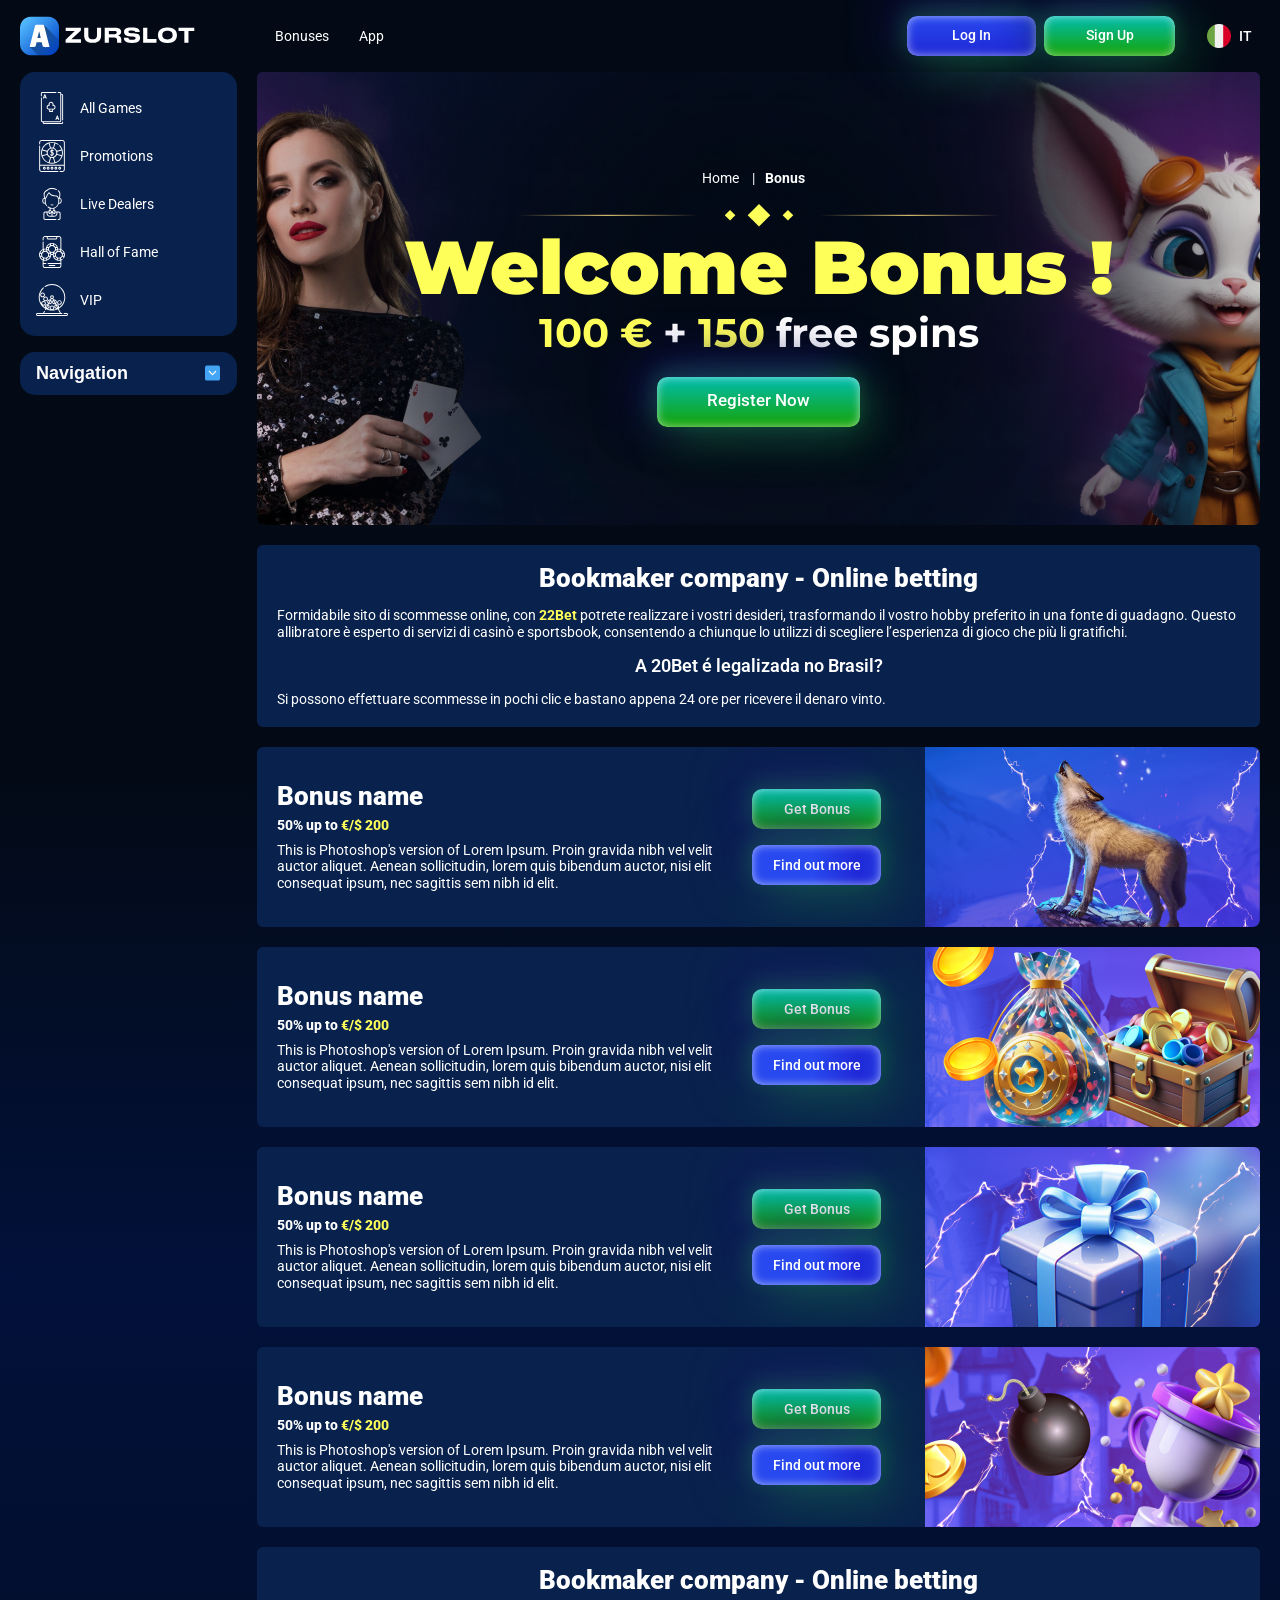
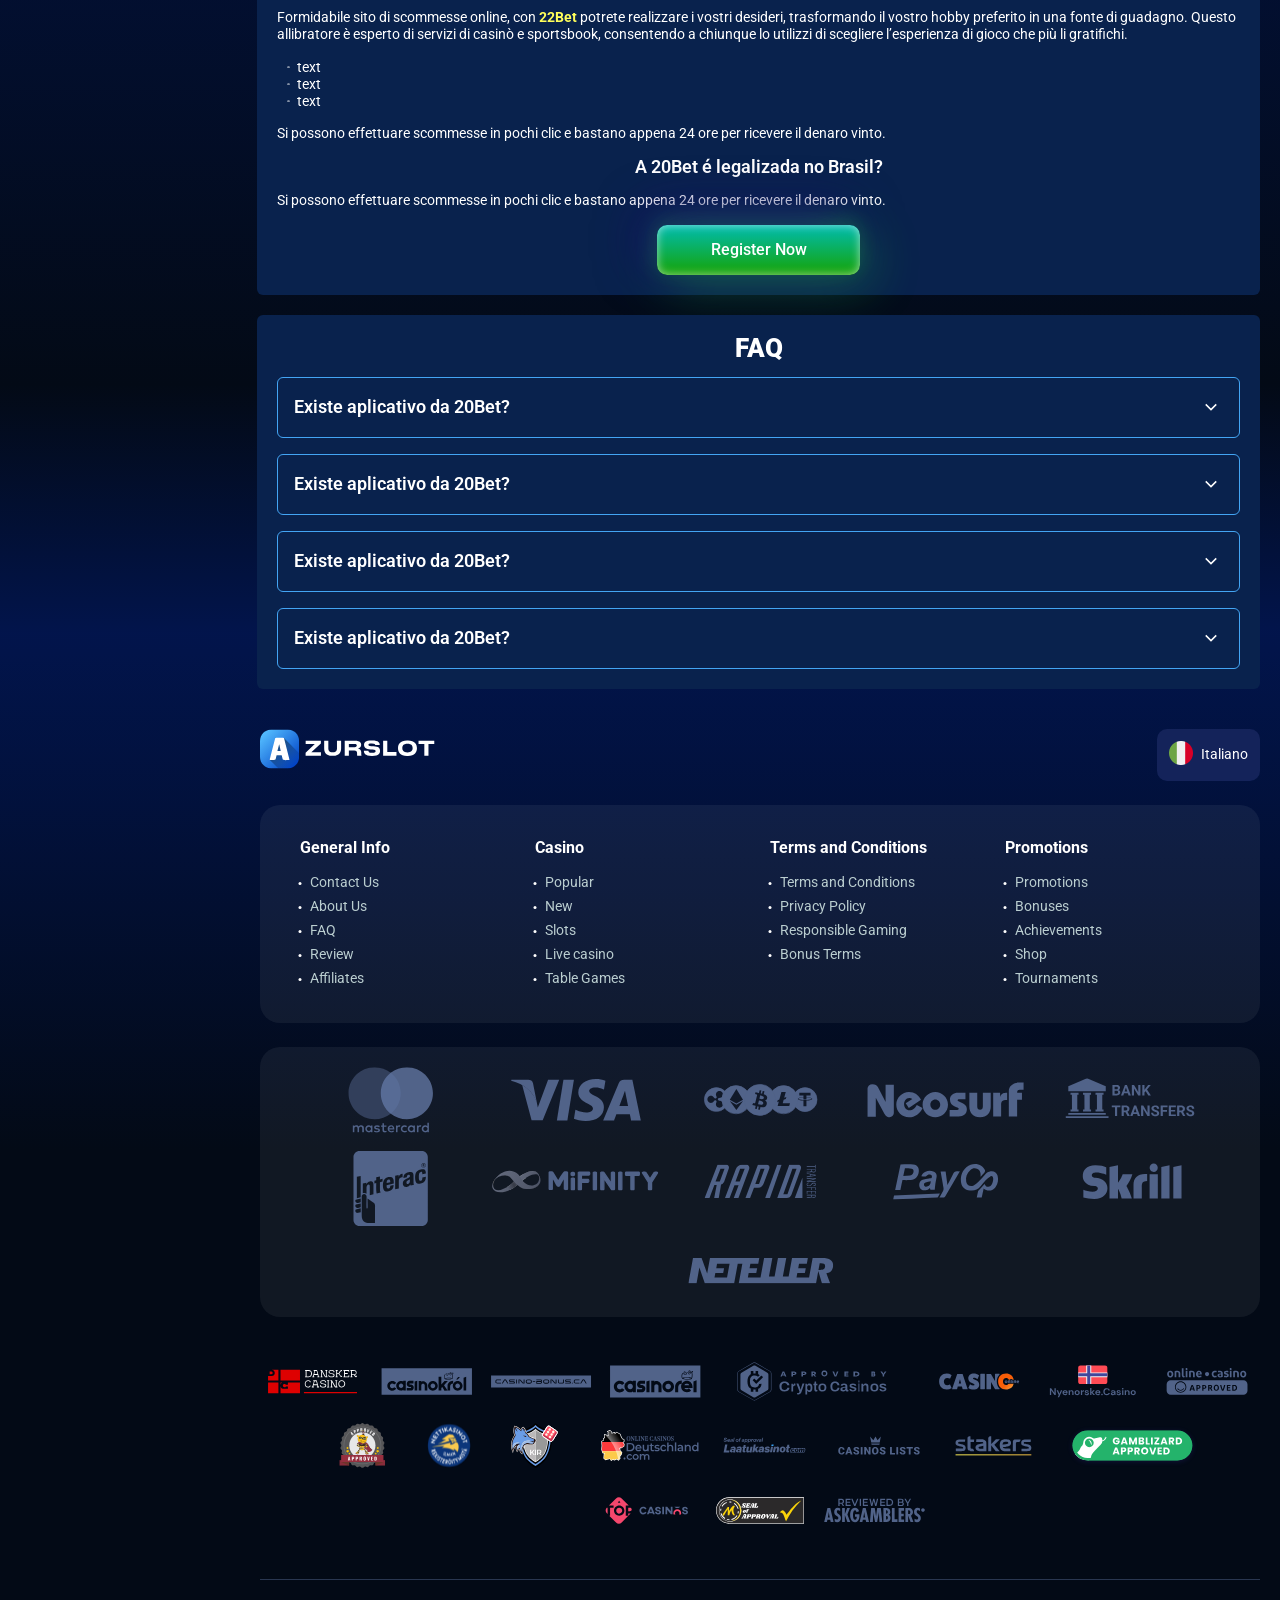
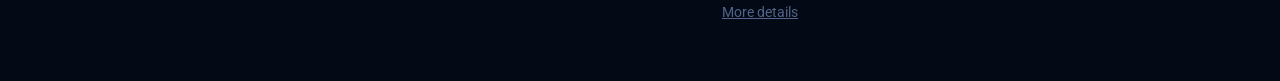
<file: bonus.html>
<!DOCTYPE html>
<html lang="it">
  <head>
    <meta charset="UTF-8" />
    <meta name="viewport" content="width=device-width, initial-scale=1.0" />
    <title>Welcome Bonus up to 5000 USDT + 80 FS!</title>
    <meta
      name="description"
      content="A 20Bet apostas online é a novidade mais relevante no mercado de apostas do Brasil"
    />
    <meta property="og:site_name" content="" />
    <meta property="og:title" content="" />
    <meta property="og:type" content="website" />
    <meta property="og:url" content="http://azurslot-it.com/" />
    <meta property="og:image" content />
    <meta property="og:image:alt" content />
    <meta property="og:locale" content="it" />
    <meta
      property="og:description"
      content="A 20Bet apostas online é a novidade mais relevante no mercado de apostas do Brasil"
    />
    <link rel="preconnect" href="https://fonts.googleapis.com" />
    <link rel="preconnect" href="https://fonts.gstatic.com" crossorigin />
    <link
      href="https://fonts.googleapis.com/css2?family=Roboto:wght@400;500;700&family=Montserrat:wght@100;200;300;400;500;600;700;800;900&display=swap"
      rel="stylesheet"
    />

    <link rel="stylesheet" href="./css/reset.css" />
    <link rel="stylesheet" href="./css/main.css" />
    <link rel="stylesheet" href="./css/media.css" />
    <link rel="icon" href="./images/favicon.png" type="image/x-icon" />
    <script
      src="https://code.jquery.com/jquery-3.6.1.min.js"
      integrity="sha256-o88AwQnZB+VDvE9tvIXrMQaPlFFSUTR+nldQm1LuPXQ="
      crossorigin="anonymous"
    ></script>
  </head>
  <body>
    <header class="header">
      <section class="content header__content">
        <a href="#" class="logo header__logo"
          ><img src="./images/logo.svg" alt="logo" title=""
        /></a>
        <button class="header__btn-menu">
          <svg
            width="16px"
            height="16px"
            viewBox="0 0 16 16"
            xmlns="http://www.w3.org/2000/svg"
          >
            <rect y="0" width="16" height="3" rx="1.5"></rect>
            <rect y="6.5" width="16" height="3" rx="1.5"></rect>
            <rect y="13" width="16" height="3" rx="1.5"></rect>
          </svg>
        </button>
        <nav class="menu header__menu">
          <ul class="header__menu-list">
            <li><a href="#">Bonuses</a></li>
            <li><a href="#">App</a></li>
          </ul>
          <div class="header__btn">
            <a
              href="#"
              class="header__button header__button-login header__btn-login"
              >Log In
            </a>
            <a
              href="#"
              class="header__button header__button-signin header__btn-signin"
              >Sign Up</a
            >
          </div>
        </nav>
        <a href="#" class="header__button header__button-login">Log In</a>
        <a href="#" class="header__button header__button-signin">Sign Up</a>

        <div class="header__language">
          <div class="header__flag-wrap">
            <a class="header__country" href="#">
              <span><img src="./images/flag.png" alt=" Flag" title /></span>
              <span>it</span>
            </a>
          </div>
        </div>
      </section>
    </header>
    <main class="main">
      <aside class="sidebar-wrapper">
        <section class="content sidebar">
          <nav class="menu sidebar__menu">
            <ul>
              <li>
                <a href="#"
                  ><img
                    class="icon-default"
                    src="./images/sidebar/games.svg"
                    alt=" Games"
                    title
                  />
                  All Games</a
                >
              </li>
              <li>
                <a href="#">
                  <img
                    class="icon-default"
                    src="./images/sidebar/promotions.svg"
                    alt="Promotions"
                    title
                  />

                  <span>Promotions</span></a
                >
              </li>
              <li>
                <a href="#"
                  ><img
                    class="icon-default"
                    src="./images/sidebar/live.svg"
                    alt="Live Dealers"
                    title
                  />

                  Live Dealers</a
                >
              </li>
              <li>
                <a href="#"
                  ><img
                    class="icon-default"
                    src="./images/sidebar/hall.svg"
                    alt="Hall of Fame"
                    title
                  />

                  Hall of Fame</a
                >
              </li>
              <li>
                <a href=""
                  ><img
                    class="icon-default"
                    src="./images/sidebar/vip.svg"
                    alt="vip"
                    title
                  />
                  VIP</a
                >
              </li>
            </ul>
          </nav>
          <div class="sidebar__navigation">
            <button class="sidebar__links-button">Navigation</button>
            <div class="sidebar__links">
              <ul class="sidebar__links-list">
                <li><a href="#" title>Review of 22Bet</a></li>
                <li><a href="#" title>Registration</a></li>
                <li><a href="#" title>22Bet Betting Expert Reviews</a></li>
                <li><a href="#" title>Layouts and navigation</a></li>
                <li><a href="#" title>Sports betting</a></li>
                <li><a href="#" title>Sports offers</a></li>
                <li><a href="#" title>Live betting</a></li>
                <li><a href="#" title>Cash out</a></li>
                <li><a href="#" title>Live stream</a></li>
              </ul>
            </div>
          </div>
        </section>
      </aside>

      <section class="content__wrapper">
        <section class="content hero hero__bonus">
          <div class="background hero__background">
            <img src="./images/bonus/bg-bonus.png" alt="hero" title />
          </div>

          <div class="hero__data hero__data-bonus">
            <ul
              class="breadcrumbs"
              itemscope
              itemtype="https://schema.org/BreadcrumbList"
            >
              <li
                itemprop="itemListElement"
                itemscope
                itemtype="https://schema.org/ListItem"
              >
                <a href="#" itemprop="item">
                  <span itemprop="name">Home</span></a
                >
                <meta itemprop="position" content="1" />
              </li>
              <li
                itemprop="itemListElement"
                itemscope
                itemtype="https://schema.org/ListItem"
              >
                <a href="#" itemprop="item">
                  <span itemprop="name">Bonus</span></a
                >
                <meta itemprop="position" content="2" />
              </li>
            </ul>
            <h1 class="title general hero__title">
              Welcome Bonus !
              <strong>
                100 € <span> + </span>150 <span>free spins </span></strong
              >
            </h1>

            <a href="#" class="button hero__button hero__button-page"
              >Register Now</a
            >
          </div>
        </section>
        <section class="content page-nav">
          <div class="page-nav-button sidebar__links-button">Navigation</div>
          <ul class="page-nav-list sidebar__links-list">
            <li><a href="#" title>Review of 22Bet</a></li>
            <li><a href="#" title>Registration</a></li>
            <li><a href="#" title>22Bet Betting Expert Reviews</a></li>
            <li><a href="#" title>Layouts and navigation</a></li>
            <li><a href="#" title>Sports betting</a></li>
            <li><a href="#" title>Sports offers</a></li>
            <li><a href="#" title>Live betting</a></li>
            <li><a href="#" title>Cash out</a></li>
            <li><a href="#" title>Live stream</a></li>
          </ul>
        </section>
        <section class="content article">
          <h2 class="article__title high title">
            Bookmaker company - Online betting
          </h2>
          <p>
            Formidabile sito di scommesse online, con
            <a href="#" class="article__link">22Bet</a> potrete realizzare i
            vostri desideri, trasformando il vostro hobby preferito in una fonte
            di guadagno. Questo allibratore è esperto di servizi di casinò e
            sportsbook, consentendo a chiunque lo utilizzi di scegliere
            l’esperienza di gioco che più li gratifichi.
          </p>

          <h3>A 20Bet é legalizada no Brasil?</h3>
          <p>
            Si possono effettuare scommesse in pochi clic e bastano appena 24
            ore per ricevere il denaro vinto.
          </p>
        </section>
        <section class="content bonuses">
          <ul class="bonuses__list">
            <li class="bonuses__item">
              <div class="bonuses__img">
                <img src="./images/bonus/banner-bonus1.png" alt="" title="" />
              </div>
              <div class="bonuses__desc">
                <div>
                  <h2 class="title high bonuses__title">
                    <strong>Bonus name</strong>
                    50% up to <span>€/$ 200</span>
                  </h2>
                  <p>
                    This is Photoshop's version of Lorem Ipsum. Proin gravida
                    nibh vel velit auctor aliquet. Aenean sollicitudin, lorem
                    quis bibendum auctor, nisi elit consequat ipsum, nec
                    sagittis sem nibh id elit.
                  </p>
                </div>
                <div class="bonuses__buttons">
                  <a href="#" class="button bonuses__button">Get Bonus</a>
                  <a href="#" class="button bonuses__button">Find out more</a>
                </div>
              </div>
            </li>
            <li class="bonuses__item">
              <div class="bonuses__img">
                <img src="./images/bonus/banner-bonus2.png" alt="" title="" />
              </div>
              <div class="bonuses__desc">
                <div>
                  <h2 class="title high bonuses__title">
                    <strong>Bonus name</strong>
                    50% up to <span>€/$ 200</span>
                  </h2>
                  <p>
                    This is Photoshop's version of Lorem Ipsum. Proin gravida
                    nibh vel velit auctor aliquet. Aenean sollicitudin, lorem
                    quis bibendum auctor, nisi elit consequat ipsum, nec
                    sagittis sem nibh id elit.
                  </p>
                </div>
                <div class="bonuses__buttons">
                  <a href="#" class="button bonuses__button">Get Bonus</a>
                  <a href="#" class="button bonuses__button">Find out more</a>
                </div>
              </div>
            </li>
            <li class="bonuses__item">
              <div class="bonuses__img">
                <img src="./images/bonus/banner-bonus3.png" alt="" title="" />
              </div>
              <div class="bonuses__desc">
                <div>
                  <h2 class="title high bonuses__title">
                    <strong>Bonus name</strong>
                    50% up to <span>€/$ 200</span>
                  </h2>
                  <p>
                    This is Photoshop's version of Lorem Ipsum. Proin gravida
                    nibh vel velit auctor aliquet. Aenean sollicitudin, lorem
                    quis bibendum auctor, nisi elit consequat ipsum, nec
                    sagittis sem nibh id elit.
                  </p>
                </div>
                <div class="bonuses__buttons">
                  <a href="#" class="button bonuses__button">Get Bonus</a>
                  <a href="#" class="button bonuses__button">Find out more</a>
                </div>
              </div>
            </li>
            <li class="bonuses__item">
              <div class="bonuses__img">
                <img src="./images/bonus/banner-bonus4.png" alt="" title="" />
              </div>
              <div class="bonuses__desc">
                <div>
                  <h2 class="title high bonuses__title">
                    <strong>Bonus name</strong>
                    50% up to <span>€/$ 200</span>
                  </h2>
                  <p>
                    This is Photoshop's version of Lorem Ipsum. Proin gravida
                    nibh vel velit auctor aliquet. Aenean sollicitudin, lorem
                    quis bibendum auctor, nisi elit consequat ipsum, nec
                    sagittis sem nibh id elit.
                  </p>
                </div>
                <div class="bonuses__buttons">
                  <a href="#" class="button bonuses__button">Get Bonus</a>
                  <a href="#" class="button bonuses__button">Find out more</a>
                </div>
              </div>
            </li>
          </ul>
        </section>
        <section class="content article">
          <h2 class="article__title high title">
            Bookmaker company - Online betting
          </h2>
          <p>
            Formidabile sito di scommesse online, con
            <a href="#" class="article__link">22Bet</a> potrete realizzare i
            vostri desideri, trasformando il vostro hobby preferito in una fonte
            di guadagno. Questo allibratore è esperto di servizi di casinò e
            sportsbook, consentendo a chiunque lo utilizzi di scegliere
            l’esperienza di gioco che più li gratifichi.
          </p>

          <ul>
            <li>text</li>
            <li>text</li>
            <li>text</li>
          </ul>
          <p>
            Si possono effettuare scommesse in pochi clic e bastano appena 24
            ore per ricevere il denaro vinto.
          </p>
          <h3>A 20Bet é legalizada no Brasil?</h3>
          <p>
            Si possono effettuare scommesse in pochi clic e bastano appena 24
            ore per ricevere il denaro vinto.
          </p>

          <a href="#" class="button article__button article__button-page"
            >Register Now</a
          >
        </section>
        <section class="content faq">
          <h2 class="title high faq__title">FAQ</h2>
          <ul class="faq__list" itemscope itemtype="https://schema.org/FAQPage">
            <li
              class="faq__item"
              itemscope
              itemprop="mainEntity"
              itemtype="https://schema.org/Question"
            >
              <h3
                class="title medium faq__subtitle js-button-expander"
                itemprop="name"
              >
                Existe aplicativo da 20Bet?
              </h3>
              <div
                class="faq__answer js-expand-content"
                itemscope
                itemprop="acceptedAnswer"
                itemtype="https://schema.org/Answer"
              >
                <p itemprop="text">
                  Formidabile sito di scommesse online, con 22Bet potrete
                  realizzare i vostri desideri, trasformando il vostro hobby
                  preferito in una fonte di guadagno. Questo allibratore è
                  esperto di servizi di casinò e sportsbook, consentendo a
                  chiunque lo utilizzi di scegliere l’esperienza di gioco che
                  più li gratifichi.
                </p>
              </div>
            </li>
            <li
              class="faq__item"
              itemscope
              itemprop="mainEntity"
              itemtype="https://schema.org/Question"
            >
              <h3
                class="title medium faq__subtitle js-button-expander"
                itemprop="name"
              >
                Existe aplicativo da 20Bet?
              </h3>
              <div
                class="faq__answer js-expand-content"
                itemscope
                itemprop="acceptedAnswer"
                itemtype="https://schema.org/Answer"
              >
                <p itemprop="text">
                  Formidabile sito di scommesse online, con 22Bet potrete
                  realizzare i vostri desideri, trasformando il vostro hobby
                  preferito in una fonte di guadagno. Questo allibratore è
                  esperto di servizi di casinò e sportsbook, consentendo a
                  chiunque lo utilizzi di scegliere l’esperienza di gioco che
                  più li gratifichi.
                </p>
              </div>
            </li>
            <li
              class="faq__item"
              itemscope
              itemprop="mainEntity"
              itemtype="https://schema.org/Question"
            >
              <h3
                class="title medium faq__subtitle js-button-expander"
                itemprop="name"
              >
                Existe aplicativo da 20Bet?
              </h3>
              <div
                class="faq__answer js-expand-content"
                itemscope
                itemprop="acceptedAnswer"
                itemtype="https://schema.org/Answer"
              >
                <p itemprop="text">
                  Formidabile sito di scommesse online, con 22Bet potrete
                  realizzare i vostri desideri, trasformando il vostro hobby
                  preferito in una fonte di guadagno. Questo allibratore è
                  esperto di servizi di casinò e sportsbook, consentendo a
                  chiunque lo utilizzi di scegliere l’esperienza di gioco che
                  più li gratifichi.
                </p>
              </div>
            </li>
            <li
              class="faq__item"
              itemscope
              itemprop="mainEntity"
              itemtype="https://schema.org/Question"
            >
              <h3
                class="title medium faq__subtitle js-button-expander"
                itemprop="name"
              >
                Existe aplicativo da 20Bet?
              </h3>
              <div
                class="faq__answer js-expand-content"
                itemscope
                itemprop="acceptedAnswer"
                itemtype="https://schema.org/Answer"
              >
                <p itemprop="text">
                  Formidabile sito di scommesse online, con 22Bet potrete
                  realizzare i vostri desideri, trasformando il vostro hobby
                  preferito in una fonte di guadagno. Questo allibratore è
                  esperto di servizi di casinò e sportsbook, consentendo a
                  chiunque lo utilizzi di scegliere l’esperienza di gioco che
                  più li gratifichi.
                </p>
              </div>
            </li>
          </ul>
        </section>
      </section>
    </main>
    <footer class="footer">
      <section class="content footer__content">
        <div class="footer__wrapper">
          <div class="footer__logo-wrap">
            <a href="./index.html" class="logo footer__logo"
              ><img src="./images/logo.svg" alt="logo" title=""
            /></a>
            <div class="footer__flag-wrap">
              <a class="footer__country" href="#">
                <span><img src="./images/flag.png" alt=" Flag" title /></span>
                <span>Italiano</span>
              </a>
            </div>
          </div>
          <ul class="footer__menu">
            <li>
              <div>General Info</div>
              <ul class="footer__info">
                <li><a href="#">Contact Us </a></li>
                <li><a href="#">About Us</a></li>
                <li><a href="#">FAQ</a></li>
                <li><a href="#">Review</a></li>
                <li><a href="#">Affiliates</a></li>
              </ul>
            </li>

            <li>
              <div>Casino</div>
              <ul class="footer__info">
                <li><a href="#">Popular</a></li>
                <li><a href="#">New</a></li>
                <li><a href="#">Slots</a></li>
                <li><a href="#">Live casino</a></li>
                <li><a href="#">Table Games</a></li>
              </ul>
            </li>
            <li>
              <div>Terms and Conditions</div>
              <ul class="footer__info">
                <li><a href="#">Terms and Conditions</a></li>
                <li><a href="#">Privacy Policy</a></li>
                <li><a href="#">Responsible Gaming</a></li>
                <li><a href="#">Bonus Terms</a></li>
              </ul>
            </li>
            <li>
              <div>Promotions</div>
              <ul class="footer__info">
                <li><a href="#">Promotions</a></li>
                <li><a href="#">Bonuses</a></li>
                <li><a href="#">Achievements</a></li>
                <li><a href="#">Shop</a></li>
                <li><a href="#">Tournaments</a></li>
              </ul>
            </li>
          </ul>
        </div>

        <div class="footer__cards-pay">
          <ul class="footer__cards-pay-first">
            <li>
              <a href="#"
                ><img src="./images/footer-pay/mastercard.svg" alt="pay" title
              /></a>
            </li>
            <li>
              <a href="#"
                ><img src="./images/footer-pay/visa.svg" alt="pay" title
              /></a>
            </li>
            <li>
              <a href="#"
                ><img src="./images/footer-pay/crypto.svg" alt="pay" title
              /></a>
            </li>
            <li>
              <a href="#"
                ><img src="./images/footer-pay/neosurf.svg" alt="pay" title
              /></a>
            </li>
            <li>
              <a href="#"
                ><img
                  src="./images/footer-pay/bank-transfers.svg"
                  alt="pay"
                  title
              /></a>
            </li>
            <li>
              <a href="#"
                ><img src="./images/footer-pay/interac.svg" alt="pay" title
              /></a>
            </li>
            <li>
              <a href="#"
                ><img
                  class="footer__cards-pay-img"
                  src="./images/footer-pay/mifinity.svg"
                  alt="pay"
                  title
              /></a>
            </li>
            <li>
              <a href="#"
                ><img
                  class="footer__cards-pay-img"
                  src="./images/footer-pay/rapid.svg"
                  alt="pay"
                  title
              /></a>
            </li>
            <li>
              <a href="#"
                ><img
                  class="footer__cards-pay-img"
                  src="./images/footer-pay/payOp.svg"
                  alt="pay"
                  title
              /></a>
            </li>
            <li>
              <a href="#"
                ><img
                  class="footer__cards-pay-img"
                  src="./images/footer-pay/skrill.svg"
                  alt="pay"
                  title
              /></a>
            </li>
            <li>
              <a href="#"
                ><img
                  class="footer__cards-pay-img"
                  src="./images/footer-pay/neteller.svg"
                  alt="pay"
                  title
              /></a>
            </li>
          </ul>
        </div>

        <div class="footer__cards-casino">
          <ul>
            <li>
              <a href="#"
                ><img
                  src="./images/footer-cards/danskercasino.svg"
                  alt="cards-casino"
                  title
              /></a>
            </li>
            <li>
              <a href="#"
                ><img
                  src="./images/footer-cards/casinokrol-pl.svg"
                  alt="cards-casino"
                  title
              /></a>
            </li>
            <li>
              <a href="#"
                ><img
                  src="./images/footer-cards/casino-bonus-ca.svg"
                  alt="cards-casino"
                  title
              /></a>
            </li>
            <li>
              <a href="#"
                ><img
                  src="./images/footer-cards/casinorei-pt.svg"
                  alt="cards-casino"
                  title
              /></a>
            </li>
            <li>
              <a href="#"
                ><img
                  src="./images/footer-cards/cryptocasinos.svg"
                  alt="cards-casino"
                  title
              /></a>
            </li>
            <li>
              <a href="#"
                ><img
                  src="./images/footer-cards/casino.svg"
                  alt="cards-casino"
                  title
              /></a>
            </li>
            <li>
              <a href="#"
                ><img
                  src="./images/footer-cards/nyenorske-casino.svg"
                  alt="cards-casino"
                  title
              /></a>
            </li>
            <li>
              <a href="#"
                ><img
                  src="./images/footer-cards/online-casino.svg"
                  alt="cards-casino"
                  title
              /></a>
            </li>
            <li>
              <a href="#"
                ><img
                  src="./images/footer-cards/casinobee.svg"
                  alt="cards-casino"
                  title
              /></a>
            </li>
            <li>
              <a href="#"
                ><img
                  src="./images/footer-cards/kaikki-pikakasinot.svg"
                  alt="cards-casino"
                  title
              /></a>
            </li>
            <li>
              <a href="#"
                ><img
                  src="./images/footer-cards/kasinotilman.svg"
                  alt="cards-casino"
                  title
              /></a>
            </li>
            <li>
              <a href="#"
                ><img
                  src="./images/footer-cards/onlinecasinosdeutschland.svg"
                  alt="cards-casino"
                  title
              /></a>
            </li>
            <li>
              <a href="#"
                ><img
                  src="./images/footer-cards/laatukasinot.svg"
                  alt="cards-casino"
                  title
              /></a>
            </li>
            <li>
              <a href="#"
                ><img
                  src="./images/footer-cards/casinos-lists.svg"
                  alt="cards-casino"
                  title
              /></a>
            </li>
            <li>
              <a href="#"
                ><img
                  src="./images/footer-cards/stakers.svg"
                  alt="cards-casino"
                  title
              /></a>
            </li>
            <li>
              <a href="#"
                ><img
                  src="./images/footer-cards/free-spins-no-deposit-gamblizard-canada.svg"
                  alt="cards-casino"
                  title
              /></a>
            </li>
            <li>
              <a href="#"
                ><img
                  src="./images/footer-cards/top-casinos-best-online-casinos.svg"
                  alt="cards-casino"
                  title
              /></a>
            </li>
            <li>
              <a href="#"
                ><img
                  src="./images/footer-cards/casinomentor.svg"
                  alt="cards-casino"
                  title
              /></a>
            </li>
            <li>
              <a href="#"
                ><img
                  src="./images/footer-cards/askgamblers.svg"
                  alt="cards-casino"
                  title
              /></a>
            </li>
          </ul>
        </div>
        <a href="#" class="footer__link">More details</a>
      </section>
    </footer>

    <script src="./js/sidebar.js" defer></script>
    <script src="./js/expander.js" defer></script>
    <script src="./js/mobile-menu.js" defer></script>
  </body>
</html>
</file>
<file: css/main.css>
html {
  scroll-behavior: smooth;
  text-size-adjust: 100%;
  box-sizing: border-box;
}

body {
  display: block;
  position: relative;
  width: 100%;
  background: linear-gradient(
      359.94deg,
      #030a16 16.2%,
      rgba(1, 21, 81, 0.65) 26.87%,
      rgba(0, 32, 136, 0.47) 31.96%,
      rgba(3, 10, 22, 0.26) 39.54%,
      rgba(0, 32, 136, 0.22) 50.91%,
      rgba(1, 23, 89, 0.539604) 61.2%,
      #030a16 76.33%
    ),
    linear-gradient(0deg, #030a16, #030a16);
  font-family: "Roboto", sans-serif;
  font-size: 14px;
  font-weight: 400;
  line-height: 120%;
  text-align: left;
  color: #ffffff;
  overflow-x: hidden;
}

.content {
  display: block;
  position: relative;
  width: 100%;
  max-width: 1163px;
  /* overflow: hidden; */
  border-radius: 6px;
  background: #09224d;
  padding: 20px;
  margin: 0 auto 20px auto;
}

h1,
h2,
h3,
h4,
.title {
  display: block;
  position: relative;
  font-size: 75px;
  font-weight: 900;
  line-height: 100%;
  text-align: center;
  color: #ffff5a;
}

h1 {
  font-family: "Montserrat", sans-serif;
  padding-top: 32px;
}

h1::before {
  content: "";
  display: block;
  position: absolute;
  left: 50%;
  transform: translateX(-50%);
  top: 6px;
  width: 100%;
  max-width: 483px;
  min-width: 200px;
  height: 23px;
  background: url(../images/before-h1.svg) no-repeat center center / contain;
}

h2,
.title.high {
  display: flex;
  justify-content: center;
  align-items: center;
  font-size: 26px;
  line-height: 100%;
  font-weight: 900;
  color: #ffffff;
  text-align: center;

  margin-bottom: 16px;
}

h3,
title.medium {
  font-size: 18px;
  font-weight: 600;
  line-height: 100%;
  text-align: center;
  color: #ffffff;
}
h4,
title.mini {
  font-size: 28px;
  font-weight: 700;
  line-height: 32px;
  text-align: center;
  color: #ffffff;
}

article > *,
.article > *,
.desk > * {
  margin-top: 16px;
}

article > *:first-child,
.article > *:first-child,
.desk > *:first-child {
  margin-top: 0 !important;
}

article > h2,
.article > h2,
.desk > h2 {
  margin-top: 32px;
}

article > h3,
.article > h3,
.desk > h3 {
  margin-top: 16px;
}
article > h4,
.article > h4,
.desk > h4 {
  margin-top: 16px;
}

.button {
  position: relative;
  width: 203px;
  height: 50px;
  background: linear-gradient(0deg, #16a302, #00bcb1),
    radial-gradient(35.8% 316.2% at 82.39% 55.47%, #16a302 0%, #00bcb1 100%),
    radial-gradient(76.9% 122.63% at 33.52% -15.63%, #f2f292 0%, #169100 85.15%),
    radial-gradient(
      66.76% 121.06% at 22.73% 20.31%,
      rgba(45, 241, 81, 0.2) 18.63%,
      rgba(55, 241, 45, 0.186) 100%
    ),
    radial-gradient(
      45.91% 85.94% at 55.4% 14.06%,
      rgba(255, 255, 255, 0.4) 0%,
      rgba(255, 255, 255, 0.032) 100%
    );
  box-shadow: 10px 10px 50px 0px #1ee9324d, -10px -10px 50px 0px #1b0c71,
    -2px -6px 20px 0px #1ee9324d, 0px 0px 10px 0px #ffffff99 inset;
  border-radius: 10px;
  overflow: hidden;
  font-size: 17px;
  font-weight: 500;
  line-height: 100%;
  text-align: center;
  text-decoration: none;
  text-transform: capitalize;
  color: #ffffff;
  white-space: nowrap;
  cursor: pointer;
  padding: 15px 40px;
  margin: 0 auto;
  transition: all 0.5s;
  /* background: linear-gradient(0deg,  #16A302 ,   #00BCB1 ); */
}

.button:hover {
  transform: scale(1.1);
}

.header__button {
  position: relative;
  min-width: 131px;
  height: 40px;
  font-size: 14px;
  font-weight: 500;
  line-height: 100%;
  text-align: center;
  text-decoration: none;
  text-transform: capitalize;

  white-space: nowrap;
  color: #ffffff;
  cursor: pointer;
  background: linear-gradient(0deg, #16a302, #00bcb1),
    radial-gradient(35.8% 316.2% at 82.39% 55.47%, #16a302 0%, #00bcb1 100%),
    radial-gradient(76.9% 122.63% at 33.52% -15.63%, #f2f292 0%, #169100 85.15%),
    radial-gradient(
      66.76% 121.06% at 22.73% 20.31%,
      rgba(45, 241, 81, 0.2) 18.63%,
      rgba(55, 241, 45, 0.186) 100%
    ),
    radial-gradient(
      45.91% 85.94% at 55.4% 14.06%,
      rgba(255, 255, 255, 0.4) 0%,
      rgba(255, 255, 255, 0.032) 100%
    );
  box-shadow: 10px 10px 50px 0px #1ee9324d, -10px -10px 50px 0px #1b0c71,
    -2px -6px 20px 0px #1ee9324d, 0px 0px 10px 0px #ffffff99 inset;
  border-radius: 10px;
  overflow: hidden;
  padding: 12px 30px;
  margin: 0 auto;
}

.header__button-signin {
  margin-right: 24px;
  margin-left: 0;
  transition: all 0.5s;
}

.header__button-login {
  background: linear-gradient(0deg, #1f28d6, #2849ef),
    radial-gradient(35.8% 316.2% at 82.39% 55.47%, #1f28d6 0%, #2849ef 100%),
    radial-gradient(
      92.56% 151.44% at 33.52% -15.63%,
      #2575de 0%,
      #221be8 85.15%
    ),
    radial-gradient(
      66.76% 121.06% at 22.73% 20.31%,
      rgba(48, 25, 176, 0.2) 18.63%,
      rgba(9, 91, 179, 0.2) 100%
    ),
    radial-gradient(
      45.91% 85.94% at 55.4% 14.06%,
      rgba(255, 255, 255, 0.4) 0%,
      rgba(255, 255, 255, 0.032) 100%
    );

  min-width: 129px;
  margin-left: auto;
  margin-right: 8px;
}

.header__button:hover {
  transform: scale(1.05);
}

.header,
.main,
.footer {
  display: flex;
  position: relative;
  justify-content: space-between;
  align-items: center;
  width: 100%;
  max-width: 1440px;
  padding: 20px;
  margin: 0 auto;
}

.background,
.hero__background {
  display: block;
  position: absolute;
  bottom: 0;
  left: 0;
  height: 100%;
  width: 100%;
  overflow: hidden;
}

.background img,
.hero__background img {
  position: relative;
  display: block;
  width: 100%;
  height: 100%;
  object-fit: cover;
}
.images img {
  border-radius: 6px;
  width: 100%;
  height: 100%;
  overflow: hidden;
}

/* -------------------HEADER---------------- */

.header {
  position: fixed;
  top: 0;
  left: 0;
  right: 0;
  background: #030a16;
  padding: 0;
  z-index: 100;
  max-width: 100%;
}

.header__content {
  display: flex;
  align-items: center;
  flex-direction: row;
  max-width: 1440px;
  max-height: 72px;
  border-radius: 0;
  background: #030a16;
  padding: 20px;
  margin-bottom: 0;
}

.logo {
  display: block;
  position: relative;
  flex: 0 0 179px;
  margin-right: 61px;
  padding: 10px 0;
  transition: all 0.5s;
}

.logo:hover {
  transform: scale(1.2);
}

.logo img {
  display: block;
  position: relative;
  width: auto;
  max-height: 40px;
}

.header__menu {
  display: flex;
  white-space: nowrap;
  max-height: calc(100vh - 60px);
  overflow-y: auto;
}

.header__menu-list {
  display: flex;
  flex: 1 1 auto;
  flex-direction: row;
  justify-content: center;
  align-items: center;
  white-space: nowrap;

  border-radius: 20px;
}

.header__menu-list li {
  display: block;
  text-align: left;
  padding: 0 15px;
  transition: all 0.5s;
}

.header__menu-list li a {
  display: block;
  color: #ffffff;
  font-weight: 500;
  padding: 10px 0;
}

.header__menu li a:hover {
  color: #00b25b;
}
.header__country {
  display: flex;
  align-items: center;
  gap: 8px;
  border-radius: 20px;
  padding: 8px;

  margin-left: auto;
  transition: all 0.5s;
}

.header__country span:last-child {
  color: #ffffff;
  font-weight: 500;
  font-size: 14px;
  line-height: 100%;
  text-transform: uppercase;
}

.header__country img,
.header__flag-link img {
  width: 24px;
  height: 24px;
  vertical-align: middle;
}

.header__menu-list li {
  display: block;
  text-align: left;
  transition: all 0.5s;
}

.header__menu-list li a {
  display: block;
  color: #ffffff;
  font-weight: 400;
  padding: 10px 0;
}

.header__menu li a:hover {
  color: #18c214;
}

.sidebar__country span {
  display: inline-block;
}

.sidebar__country-menu img {
  width: 24px;
  height: 24px;
  vertical-align: middle;
  margin-right: 10px;
}

.header__country.active {
  border-bottom-right-radius: 0;
  border-bottom-left-radius: 0;
}

.header__flag-wrap {
  border-radius: 20px;
  /* background: #09224D; */
}

.header__flag-wrap.active {
  border: 1px solid #298af1;
}

.header__country.active {
  border-radius: 20px;
  border: 1px solid #298af1;
}

.header__flag-menu {
  display: none;
  position: absolute;
  top: 67px;
  right: 23px;
  height: auto;
  border-bottom-right-radius: 12px;
  border-bottom-left-radius: 12px;
  border-top-right-radius: 0;
  border-top-left-radius: 0;
  background: #030a16;

  z-index: 9999;
  border-top: 2px solid #298af1;
}

.header__flag-link {
  display: flex;
  flex-direction: row;
  align-items: center;
  justify-content: flex-start;
  padding: 0 25px 0 16px;
  gap: 9px;
}
.header__flag-menu.active {
  display: block;
}

.header__flag-menu ul li {
  padding: 13px 0;
  transition: all 0.5s;
}

.header__flag-menu ul li:hover {
  background: #ffff5a;
}

.header__flag-menu ul li:hover a span {
  color: #030a16;
}

.header__flag-link:last-child span {
  font-weight: 500;
  color: #ffffff;
  text-transform: uppercase;
}

.header__btn {
  display: none;
}
/* -------------- header__btn-menu-----------*/

.header__btn-menu {
  display: block;
  flex: 0 1 auto;
  min-width: 0;
  background: #ffffff1a;

  border: 1px solid #ffffff;
  padding: 12px;
  order: 3;
  transition: all 0.5s;
}

svg {
  position: relative;
  fill: #ffffff;
  line-height: 1;
  vertical-align: 1;
}

.header__btn-menu {
  display: none;
}

/* -------------main------------- */
.main {
  padding-top: 72px;
  padding-bottom: 0;
}

.content__wrapper {
  display: block;
  position: relative;
  flex: 1 1 100%;
  margin-left: 20px;
}

/* -------------sidebar--------- */

.sidebar-wrapper {
  display: block;
  position: relative;
  align-self: stretch;
  flex: 0 0 217px;
}
.sidebar {
  position: sticky;
  background: transparent;
  top: 72px;
  bottom: 20px;
  padding: 0px;
  overflow-y: auto;
  max-height: calc(100vh - 100px);
}

.sidebar::-webkit-scrollbar {
  display: none;
}

.sidebar__menu ul li a {
  display: block;
  position: relative;
  color: #ffffff;
  transition: all 0.5s;
  display: flex;
  align-items: center;
  transition: all 0.5s;
}

.sidebar__menu ul li a img {
  filter: brightness(0) invert(1);
}

.sidebar__menu ul li:hover {
  background: #43a5f4;
}

/*  */

.sidebar__menu {
  position: relative;
  border-radius: 15px;
  padding: 12px 0;
  background: #09224d;
  margin-bottom: 16px;
}

.sidebar__menu ul li {
  display: flex;
  align-items: center;
  padding: 8px 16px;
  transition: all 0.5s;
}

.sidebar__menu li a img {
  min-width: 32px;
  min-height: 32px;
  margin: auto;
  margin-right: 12px;
  vertical-align: middle;
}

.sidebar__links-button {
  position: relative;
  font-size: 18px;
  font-weight: 600;
  line-height: 100%;
  color: #ffffff;
  text-align: left;
  background: none;
  white-space: normal;
  padding-right: 92px;

  transition: all 0.5s;
}

.sidebar__links-button.active {
  margin-bottom: 16px;
}

.sidebar__navigation {
  padding: 12px 16px;
  border-radius: 15px;
  background: #09224d;
}

.sidebar__links-button::after,
.page-nav-button::after {
  content: "";
  display: block;
  position: absolute;
  right: 0;
  top: 50%;
  transform: translateY(-50%);
  width: 16px;
  height: 16px;
  background: url(../images/sidebar/sidebar-arrowDown.svg) no-repeat center
    center / contain;

  transition: transform 0.3s ease-in-out;
}

.page-nav-button::after {
  width: 20px;
  height: 20px;
}

.sidebar__links-button.active::after,
.page-nav-button.active::after {
  transform: translateY(-50%) rotate(180deg);
}

.sidebar__links-list li a {
  position: relative;
  display: block;
  color: #ffffff;

  transition: all 0.5s;
}

.sidebar__links-list.active {
  display: block;
}

.sidebar__links-list li a:hover {
  color: #43a5f4;
}

.sidebar__links-list li + li {
  padding-top: 12px;
}

.page-nav-button {
  margin-bottom: 0;
  cursor: pointer;
}

.sidebar__links-list,
.page-nav-list {
  overflow: hidden;
  max-height: 0;
  transition: max-height 0.5s ease;
}

.sidebar__links-list.active,
.page-nav-list.active {
  display: block;
  max-height: 1000px;
}

.page-nav-list.active {
  margin-top: 20px;
}

.page-nav {
  display: none;
}

/* -----------hero------ */

.hero {
  display: flex;
  justify-content: center;
  align-items: center;
  min-height: 453px;
  height: 453px;
  padding: 0;
  border-radius: 6px;
  padding: 30px 20px;
  overflow: hidden;
}

.hero__data {
  display: flex;
  flex-direction: column;
  justify-content: center;
  position: relative;
  align-items: center;
  border-radius: 20px;
  padding: 32px;
}

.hero__title {
  display: flex;
  flex-direction: column;
  text-align: center;

  margin-bottom: 16px;
}

.hero__title strong {
  font-size: 40px;
  line-height: 100%;
  font-weight: 700;
  margin-top: 8px;
}

.hero__title strong span {
  color: #ffffff;
}

.hero__rating {
  display: flex;
  justify-content: center;
  align-items: center;
  margin-bottom: 16px;
  font-size: 14px;
  line-height: 16px;
  font-weight: 400;
  color: #ffffff;
}

.hero__rating p {
  margin-right: 16px;
  text-transform: capitalize;
}
.hero__rating span {
  display: flex;
  align-items: center;
  gap: 4px;
}

.hero__text {
  margin-bottom: 32px;
  text-align: center;
  color: #ffffff;
}
.hero__button {
  margin-left: auto;
  z-index: 3;
}
/* -------------article--------------- */

.article .article__subtitle {
  justify-content: start;
  font-size: 20px;
  line-height: 32px;
  color: #ffffff;
  padding: 0;
  margin: 16px 0 0 0;
  text-decoration: none;
}

.article__button,
.ratings__button {
  display: flex;
  justify-content: center;
  align-items: center;
  font-size: 16px;
  line-height: 20px;
  text-transform: none;
  margin-top: 16px;
  margin-right: auto;
  margin-left: auto;
}

.article ul li {
  position: relative;
  padding-left: 20px;
}

.article ul li::before {
  content: "";
  position: absolute;
  display: block;
  width: 3px;
  height: 1px;
  border-radius: 50%;
  top: 50%;
  transform: translateY(-50%);
  left: 10px;
  background: #ffffff;
}

/* для нумерованного списка */

.article ol {
  counter-reset: ol;
  position: relative;
}

.article ol li {
  counter-increment: ol;
  position: relative;
  padding-left: 20px;
}

.article ol li::before {
  content: counter(ol) ".";
  display: inline-block;
  position: absolute;
  font: inherit;
  font-weight: 700;
  color: inherit;
  left: 0;
  top: 50%;
  transform: translateY(-50%);
}
/*  */

/* ------about----------- */

table {
  width: 50%;
  display: flex;
  background: #09224d;
  border-radius: 20px;
}
.about__group {
  display: flex;
  flex-direction: column;
  width: 100%;
  gap: 8px;
}

.about__content,
.features__content {
  display: flex;
  gap: 20px;
}

.about__group tr,
.features__info li {
  display: flex;
  position: relative;
  flex-direction: row;
  justify-content: left;
  text-align: left;
  border: 1px solid #43a5f4;
  border-radius: 6px;
  /* padding: 10px 23px; */
}

table td:last-child {
  width: 60%;
  padding: 10px 23px;
}

table td:first-child {
  font-weight: 800;
  width: 40%;
  border-right: 1px solid #43a5f4;
  padding: 10px 23px;
  padding-right: 10px;
}

/* ------------features------ */
.features__content {
  flex-direction: row-reverse;
}
.features__info {
  display: block;
  position: relative;

  height: auto;
}
.features__list {
  display: flex;
  gap: 20px;
  background: #09224d;
  border-radius: 20px;
  justify-content: space-between;
  width: 50%;
}

.features__info li {
  display: flex;
  align-items: center;
  padding: 10px 16px 10px 88px;
}

.features__info li::after {
  content: "";
  display: block;
  position: absolute;
  left: 60px;
  height: 100%;
  width: 1px;
  background: #43a5f4;
}

.features__info li::before {
  content: "";
  display: block;
  position: absolute;
  min-width: 28px;
  height: 32px;
  left: 18px;
  height: 32px;
  background: url(../images/main/features-icon1.svg) no-repeat center center /
    contain;
}
.features__info li:nth-child(2):before {
  background: url(../images/main/features-icon2.svg) no-repeat center center /
    contain;
}
.features__info li:nth-child(3):before {
  background: url(../images/main/features-icon3.svg) no-repeat center center /
    contain;
}
.features__info li:nth-child(4):before {
  background: url(../images/main/features-icon4.svg) no-repeat center center /
    contain;
}
.features__info li:nth-child(5):before {
  background: url(../images/main/features-icon5.svg) no-repeat center center /
    contain;
}
.features__info li:nth-child(6):before {
  background: url(../images/main/features-icon6.svg) no-repeat center center /
    contain;
}

.features__list .banner__features {
  margin-bottom: 0;
  height: auto;
  /* padding: 20px; */
}

.features__info ul {
  display: flex;
  flex-direction: column;
  gap: 8px;
}

.features__info,
.features__list .banner__features {
  display: flex;
  width: 100%;
  gap: 20px;
}

/* -------------banner---------------- */

.banner {
  display: flex;
  align-items: center;
  justify-content: center;
  overflow: hidden;
  width: 100%;
  height: 370px;
  padding: 20px;
  background: transparent;
  border-radius: 6px;
}

.banner__info {
  display: flex;

  flex-direction: column;
  align-items: center;
  position: relative;

  text-align: center;

  border-radius: 12px;
  padding: 16px;
}

.banner .banner__title-main {
  text-align: center;
  flex-direction: column;
  align-items: center;
  font-weight: 900;
  line-height: 100%;
  font-size: 35px;
  color: #ffff5a;
  width: 100%;
  margin-bottom: 16px;
}

.banner .banner__title-main::after,
.banner .banner__title-main::before {
  display: none;
}

.banner__title-main > *:last-child {
  color: #ffffff;
  font-size: 26px;
  line-height: 100%;
  margin-top: 7px;
  font-weight: 900;
}

.banner .banner__background img {
  object-position: 100%;
}

.banner__button {
  margin-left: auto;
  margin-top: 40px;
}

/* ------------ratings------------------- */

.ratings__list {
  margin-top: 16px;
  display: flex;
  justify-content: space-between;
  flex-wrap: wrap;
  gap: 8px;

  border-radius: 10px;
  margin-bottom: 16px;
}

.ratings__list li {
  position: relative;
  display: flex;
  justify-content: center;
  flex-direction: column;
  width: calc(50% - 10px);
  border: 1px solid #43a5f4;
  padding: 12px 20px;
  border-radius: 6px;
}

.ratings__info {
  position: relative;
  display: flex;
  align-items: center;
  gap: 20px;
  font-size: 14px;
  line-height: 24px;
  font-weight: 400;
  color: #ffffff;
  text-transform: capitalize;
}
.ratings__info p {
  position: relative;
  margin-right: auto;
}

.ratings__list li::after {
  content: "";
  display: block;
  position: absolute;
  left: 40%;
  height: 100%;
  width: 1px;
  background: #43a5f4;
}
.ratings__img {
  width: 24px;
  height: 24px;
}

/* --------faq------------- */

.faq__subtitle {
  position: relative;
  font-weight: 600;
  font-size: 18px;
  line-height: 24px;
  text-align: left;
  border-radius: 6px;
  background: transparent;
  border: 1px solid #43a5f4;
  color: #ffffff;
  text-transform: none;
  cursor: pointer;
  padding: 17.5px 60px 17.5px 16px;
}

.faq__list li + li {
  margin-top: 16px;
}

.faq__subtitle::after {
  content: "";
  display: block;
  position: absolute;
  top: 50%;
  transform: translateY(-50%);
  right: 16px;
  width: 24px;
  height: 24px;
  background: url(../images/faq-arrowDown.svg) no-repeat center center / contain;
  transition: transform 0.3s ease-in-out;
}

.faq__subtitle.active::after {
  transform: translateY(-50%) rotate(180deg);
  background: url(../images/sidebar/sidebar-arrowDown.svg) no-repeat center
    center / contain;
}

.faq__item.active {
  position: relative;
  background: #43a5f433;
  border-radius: 0 6px 6px 0;
  border-left: 3px solid #43a5f4;
}

.faq__subtitle.active {
  background: transparent;

  border: none;
}
.faq__subtitle.active::before {
  display: none;
}

.faq__answer {
  position: relative;
  padding: 0 16px 16px 16px;
  border-radius: 15px;
  background: transparent;

  color: #ffffff;
  border-top-right-radius: 0;
  border-top-left-radius: 0;
}

.js-expand-content {
  display: none;
  overflow: hidden;
}
/*  */

.js-expand-content.expanded {
  height: 100%;
}

/* ---------main__arrow------ */
.main__arrow {
  display: block;
  position: fixed;
  width: 40px;
  height: 40px;
  right: 20px;
  bottom: 20px;
  background: url(../images/ArrowUp.svg) no-repeat center center / contain;
  z-index: 100;
}

/* -------footer------------ */
.footer {
  padding-top: 0;
  padding-left: 260px;
}

.footer__content {
  display: flex;
  flex-direction: column;
  align-items: center;
  color: #baced0;
  max-width: 1163px;
  background: transparent;
  gap: 24px;
  padding: 20px 0;
}

.footer__logo {
  display: flex;
  max-height: 40px;
  max-width: 179px;
  flex: 0 0 179px;
  padding: 0;
}

.footer__logo img {
  display: block;
}
.footer__menu {
  display: flex;
  flex-wrap: wrap;
  gap: 20px;
  align-items: center;
  align-content: center;
  justify-content: center;
  border-radius: 20px;
  align-items: flex-start;
  padding: 33px 40px;
  background: #ffffff0f;
}

.footer__menu li {
  flex: 1 0 calc((100% - 2px) / 5);
}

.footer__desc p {
  font-size: 12px;
  line-height: 14px;
}

.footer__desc img {
  width: 60px;
}

.footer__info li {
  position: relative;
  padding-left: 10px;
}

.footer__info li::before {
  content: "";
  display: block;
  position: absolute;
  width: 3px;
  height: 3px;
  border-radius: 50%;
  top: 50%;
  transform: translate(-50%);
  left: 0px;
  background: #ffffff;
}

.footer__img-wrap {
  display: flex;
  flex-direction: row;
  gap: 8px;
}

.footer__menu li div,
.footer__wrapp div {
  font-size: 16px;
  font-weight: 700;
  line-height: 20px;
  margin-bottom: 12px;
  color: #ffffff;
}

.footer__menu li a {
  position: relative;
  display: block;
  font-size: 14px;
  font-weight: 400;
  line-height: 16px;
  white-space: nowrap;
  color: inherit;
  padding: 4px 16px 4px 0;
  transition: all 0.5s ease;
}

.footer__link {
  color: #516389;
  text-decoration: underline;
  transition: all 0.5s ease;
}

.footer__link:hover {
  color: #ffff5a;
}
.footer__menu li a:hover {
  color: #e12151;
}

.footer__wrap {
  display: flex;
  justify-content: space-between;
  align-items: flex-start;
  gap: 12px;
}
.footer__wrap img {
  display: block;
  width: 64px;
  height: 56px;
}

.footer__age {
  color: #ffffff;
  font-size: 20px;
  line-height: 24px;
  font-weight: 700;
  flex: 0 0 60px;
}

.footer__wrapper-content {
  width: 100%;
  display: flex;
  justify-content: space-between;
  align-items: center;
  gap: 20px;
}

.footer__wrapp img {
  display: block;
  width: 40px;
  height: 40px;
  margin-left: auto;
}

.footer__wrapper {
  width: 100%;
  display: flex;
  flex-direction: column;
  gap: 24px;
}

.footer__logo-wrap {
  display: flex;
  justify-content: space-between;
  flex-direction: row;
}

.footer__flag-wrap {
  background: #14235a;
  border-radius: 10px;
  padding: 12px;
}

.footer__country {
  position: relative;
  display: flex;
  justify-content: center;
  align-items: center;
  gap: 8px;
}

.footer__country img {
  width: 24px;
  height: 24px;
}
.footer__country span {
  color: #ffffff;
}

.footer__info img {
  margin-right: 8px;
  vertical-align: middle;
}

.footer__cards-pay {
  background: #ffffff0f;
  border-radius: 20px;
  gap: 24px;
  padding: 16px;
}

.footer__cards-pay ul {
  display: flex;
  justify-content: center;
  flex-wrap: wrap;
  gap: 14px;
}

.footer__cards-pay a img {
  display: block;

  max-width: 171px;
  transition: all 0.5s;
}

.footer__cards-pay a img:hover {
  transform: scale(1.1);
}

.footer__cards-pay .footer__cards-pay-img {
  max-width: 210px;
}

.footer__cards-casino ul {
  display: flex;
  flex-wrap: wrap;
  gap: 12px;
  justify-content: center;
  border-bottom: 1px solid #51638980;
  padding: 16px 0 40px 0;
}

.footer__cards-casino ul li a {
  display: block;
  transition: all 0.5s;
}

.footer__cards-casino ul li a:hover {
  transform: scale(1.1);
}
/* --------------bonus-page--------------- */
.breadcrumbs {
  display: flex;
  justify-content: center;
  text-align: center;
  margin-bottom: 12px;
  white-space: nowrap;
}

.breadcrumbs li:not(:last-child) a {
  padding-left: 0;
}

.hero__title-page {
  color: #ffffff;
}

.breadcrumbs li a {
  font-weight: 400;
  color: #ffffff;
  padding: 10px;
}

.breadcrumbs li:first-child a:hover {
  color: #1be181;
}

.breadcrumbs li:last-child a {
  font-weight: 700;
  cursor: default;
}

.breadcrumbs > li:not(:last-child):after {
  content: "|";
  position: relative;
  color: #ffffff;
}

.hero__title-bonus {
  margin-bottom: 16px;
}

.article__link {
  color: #ffff5a;
  font-weight: 700;
}

.banner__background-page {
  height: 173px;
  max-height: 100%;
  object-fit: cover;
}

.banner__background-page img {
  display: block;
  height: 100%;
  width: 100%;
  object-fit: cover;
}

.content.bonuses {
  padding: 0;
  background: none;
  border-radius: 0;
  box-shadow: none;
}

.bonuses__list {
  display: flex;
  flex-wrap: wrap;
  gap: 20px;
  width: 100%;
  display: grid;
  grid-template-columns: repeat(1, 1fr);
}
.bonuses__list-first {
  grid-template-columns: repeat(1, 1fr);
  margin-top: 20px;
}

.bonuses__item {
  display: flex;
  align-items: center;
  position: relative;
  flex-direction: row-reverse;
  height: auto;
  border-radius: 6px;
  background: #09224d;
  overflow: hidden;
  width: 100%;
}

.bonuses__item > * {
  position: relative;
}

.bonuses__item + .bonuses__item {
  margin-top: 0;
}

.bonuses__item:before {
  display: none;
}

.bonuses__img {
  min-width: 335px;
  /* height: 256px; */
  height: 100%;
}

.bonuses__img img {
  display: block;
  width: 335px;
  height: 100%;
  /* height: 256px; */
}

.bonuses__desc {
  display: flex;
  flex-direction: row;
  align-items: center;
  padding: 20px 44px 20px 20px;
  text-align: left;
  gap: 16px;
}

.title.bonuses__title {
  display: block;
  text-align: left;
  color: #ffffff;
  border: none;
  position: relative;
  font-weight: 800;
  font-size: 14px;
  line-height: 120%;
  align-items: flex-start;

  margin-bottom: 8px;
}

.title.bonuses__title strong {
  display: flex;
  justify-content: left;
  flex-direction: row;
  align-items: flex-start;
  gap: 15px;
  font-weight: 900;
  font-size: 26px;
  line-height: 100%;
  margin-bottom: 8px;
}

.title.bonuses__title span {
  color: #ffff5a;
}

.title.bonuses__title strong::after,
.title.bonuses__title strong::before {
  max-width: 100px;
  min-width: 80px;
}

.title.bonuses__title::after,
.title.bonuses__title::before {
  display: none;
}

.bonuses__buttons {
  display: flex;
  flex-direction: column;
  justify-content: left;
  /* flex-wrap: wrap; */
  gap: 16px;
}

.hero__button-page {
  margin-top: 8px;
}

.bonuses__button {
  width: 129px;
  /* width: 100%; */
  min-width: 100px;
  max-width: 129px;
  height: 40px;
  color: #ffffff;
  text-transform: none;
  font-size: 14px;
  line-height: 22.4px;
  font-weight: 500;
}

.bonuses__button:first-child {
  padding: 9px 29.5px;
}

.bonuses__button:last-child {
  background: radial-gradient(
      35.8% 316.2% at 82.39% 55.47%,
      #1f28d6 0%,
      #2849ef 100%
    ),
    radial-gradient(
      92.56% 151.44% at 33.52% -15.63%,
      #2575de 0%,
      #221be8 85.15%
    ),
    radial-gradient(
      66.76% 121.06% at 22.73% 20.31%,
      rgba(48, 25, 176, 0.2) 18.63%,
      rgba(9, 91, 179, 0.2) 100%
    ),
    radial-gradient(
      45.91% 85.94% at 55.4% 14.06%,
      rgba(255, 255, 255, 0.4) 0%,
      rgba(255, 255, 255, 0.032) 100%
    );

  padding: 9px 18px;
}

.article__list li + li {
  margin-top: 8px;
}

.banner__wrapper {
  display: flex;
  flex-wrap: wrap;
  flex-direction: column;
  gap: 20px;
  padding: 0;
  background: none;
}

.hero__button-bonus {
  margin-top: 12px;
}

/* --------------------app-page------------- */
.banner__app {
  position: relative;
  display: flex;
  flex-direction: row;
  align-items: center;
  justify-content: flex-start;
  min-height: 200px;
  height: auto;
  border-radius: 6px;
  width: 100%;

  padding: 24px 40px;
  margin-bottom: 20px;
}
.banner__logo {
  max-width: 245px;
  flex: none;
  margin-left: 0;
  margin-right: 0;
  z-index: 3;
  padding: 0;
}

.banner__logo img {
  max-height: 100px;
  height: 100%;
}
.banner__info-app {
  display: flex;
  width: 100%;
}
.banner__content-app {
  display: flex;
  flex-direction: row;
  align-items: center;
}
.banner__btn {
  display: flex;
  flex-direction: column;
  position: relative;
  width: 200px;
  height: 72px;
  font-size: 12px;
  font-weight: 600;
  line-height: 16px;
  text-align: center;
  text-decoration: none;
  justify-content: center;
  border-radius: 10px;
  align-items: flex-start;

  text-align: left;
  color: #ffffff;
  cursor: pointer;
  text-transform: uppercase;
  padding: 16px 38px;
  padding: 12px 10px 12px 70px;
  transition: all 0.3s ease;
  overflow: hidden;
  margin: 0;
}

.banner__btn span {
  font-size: 18px;
  line-height: 100%;
}

.hero__button-app {
  margin-top: 14px;
}

.banner__btn:hover {
  transform: scale(1.1);
}

.banner__btn-android {
  padding: 12px 10px 12px 60px;
}

.banner__btn-app {
  background: radial-gradient(
      35.8% 316.2% at 82.39% 55.47%,
      #1f28d6 0%,
      #2849ef 100%
    ),
    radial-gradient(
      92.56% 151.44% at 33.52% -15.63%,
      #2575de 0%,
      #221be8 85.15%
    ),
    radial-gradient(
      66.76% 121.06% at 22.73% 20.31%,
      rgba(48, 25, 176, 0.2) 18.63%,
      rgba(9, 91, 179, 0.2) 100%
    ),
    radial-gradient(
      45.91% 85.94% at 55.4% 14.06%,
      rgba(255, 255, 255, 0.4) 0%,
      rgba(255, 255, 255, 0.032) 100%
    ),
    linear-gradient(0deg, #030303, #030303);
}

.banner__btn-app::after,
.banner__btn-android::after {
  content: "";
  position: absolute;
  left: 10px;

  top: 50%;
  transform: translateY(-50%);
  width: 48px;
  height: 48px;
  background: url(../images/app/apple-app.svg) no-repeat center center / contain;
}

.banner__btn-android::after {
  background: url(../images/app/google-app.svg) no-repeat center center /
    contain;
}
.button__wrap-app {
  display: flex;
  gap: 20px;
  justify-content: space-between;
  width: 100%;
}

/* ---------modal----------- */

.pop-ap__language {
  position: fixed;
  top: 0;
  left: 0;
  width: 100%;
  height: 100%;
  display: none;
  justify-content: center;
  align-items: center;
  z-index: 1000;
  transition: all 0.3s ease;
}
.pop-ap__language.active {
  display: flex;
}

.pop-ap__language-overlay {
  position: absolute;
  width: 100%;
  height: 100%;
  background: rgba(0, 0, 0, 0.5);
}

.pop-ap__language-content {
  position: relative;
  background: linear-gradient(
    181.86deg,
    #002088 1.57%,
    #021034 26.96%,
    #021034 88.96%,
    #002088 114.59%
  );
  padding: 52px 140px;
  text-align: center;
  width: 100%;
  max-width: 740px;
  min-width: 200px;
  min-height: 210px;
  width: 80%;
  box-shadow: 0px 2px 4px -2px #0000000d, 0px 4px 6px -1px #0000001a;
  border-radius: 16px;
  display: flex;
  align-items: center;
  left: 50%;
  position: absolute;
  top: 180px;
  transform: translateX(-50%);
}

.pop-ap__language-close {
  position: absolute;
  top: 20px;
  right: 20px;
  border: none;
  font-size: 20px;
  background: url(../images/close.svg);
  border-radius: 100%;
  cursor: pointer;
  width: 28px;
  height: 28px;
  display: flex;
  justify-content: center;
  align-items: center;
}

.pop-ap__language-menu {
  list-style: none;
  padding: 0;
  margin: 0;
  display: flex;
  flex-direction: row;
  flex-wrap: wrap;
  justify-content: space-between;
  display: grid;
  grid-template-columns: repeat(3, 1fr);
  row-gap: 32px;
  column-gap: 80px;
  margin-top: 10px;
}

.pop-ap__language-menu li {
  width: 100%;
  text-align: center;
}

.pop-ap__language-menu li a {
  display: flex;
  align-items: center;
  text-decoration: none;
  color: #fff;
  font-size: 16px;
  font-weight: 400;
  line-height: 150%;
  text-transform: uppercase;
}

.pop-ap__language-menu li a img {
  width: 24px;
  height: 24px;
  margin-right: 16px;
}
</file>
<file: css/media.css>
@media screen and (max-width: 1418px) {
  .footer__cards-pay .footer__cards-pay-img {
    max-width: 171px;
  }
}

@media screen and (max-width: 1320px) {
  .banner__info {
    background: rgba(0, 0, 0, 0.2);
    border-radius: 8px;
    padding: 16px;
  }
}
@media screen and (max-width: 1313px) {
  .rating__wrapper {
    padding-left: 0;
  }

  .table tr td:nth-child(2) img {
    width: 20px;
  }
}

@media screen and (max-width: 1299px) {
  .footer__content-desc {
    flex-direction: column;
  }
}
@media screen and (max-width: 1292px) {
  .features {
    flex-direction: column;
  }

  .content__wrapp {
    margin-bottom: 20px;
  }
  .features__wrapp {
    margin-left: 0;
    border-radius: 16px;
    width: 50%;
  }

  .features-banner__background {
    width: 100%;
    max-height: 571px;
  }
}

@media screen and (max-width: 1288px) {
  .features__table td:nth-child(1) {
    width: 45%;
  }
  .features__table td:nth-child(2) {
    width: 55%;
    padding-left: 5px;
  }
  .ratings__list {
    grid-template-columns: repeat(2, 1fr);
  }
}

@media screen and (max-width: 1252px) {
  .features-banner__data {
    padding: 20px;
  }

  .features-banner__title {
    font-size: 28px;
  }
  .features-banner__title span {
    font-size: 16px;
  }
  /* .hero__data {
    background: rgba(0, 0, 0, 0.5);
  } */
  .hero {
    padding-left: 20px;
  }
}

@media screen and (max-width: 1233px) {
  .table tr td:nth-child(2) img {
    width: 18px;
  }
  .ratings__wrap {
    gap: 0;
  }

  .banner__app {
    padding-left: 20px;
    padding-right: 20px;
  }
}

@media screen and (max-width: 1228px) {
  .about__group {
    grid-template-columns: repeat(3, 1fr);
  }
}

@media screen and (max-width: 1212px) {
  .ratings__content {
    flex-direction: column;
  }
  .ratings__list li {
    width: 100%;
  }
  .about__content {
    flex-direction: column;
  }

  .features__list,
  table {
    width: 100%;
  }
}
@media screen and (max-width: 1183px) {
  .ratings__wrap {
    flex-direction: column;
    align-items: center;
    gap: 20px;
    width: 100%;
    min-height: 328px;
    min-height: max-content;
  }

  .table tr td:nth-child(2) img {
    width: 24px;
  }
  .features-banner__title span {
    font-size: 22px;
  }

  .content__wrapp {
    flex-direction: column;
  }
  .features-banner__title {
    font-size: 32px;
  }

  .hero__title {
    font-size: 55px;
  }

  .hero__data {
    background: rgba(0, 0, 0, 0.5);
  }
  .features__wrapp {
    width: 100%;
    height: 368px;
  }
  .about__content,
  .features__content {
    flex-direction: column;
  }
  .features-banner__data {
    padding: 40px;
  }

  .features .content__wrapp-last {
    flex-direction: column;
  }

  .background img {
    object-position: 99%;
  }

  .banner {
    width: 100%;
  }

  .title.bonuses__title strong {
    font-size: 24px;
  }
  .title.bonuses__title strong::after,
  .title.bonuses__title strong::before {
    max-width: 50px;
  }
}

@media screen and (max-width: 1174px) {
  .bonuses__desc {
    flex-direction: column;
    align-items: flex-start;
  }

  .bonuses__buttons {
    flex-direction: row;
  }

  .button__wrap-app {
    justify-content: space-around;
  }
}

@media screen and (max-width: 1161px) {
  .banner__logo {
    /* background: rgba(0, 0, 0, 0.5); */
    border-radius: 8px;
    padding: 10px;
  }
  /* .bonuses__list {
    grid-template-columns: repeat(1, 1fr);
  } */

  .banner__info-ratings a {
    display: block;
    background: rgba(0, 0, 0, 0.5);
    padding: 10px;
  }
}

@media screen and (max-width: 1060px) {
  table,
  .features__list {
    flex-direction: column;
  }
  .about__group,
  .features__info {
    width: 100%;
  }
  .about__group + .about__group {
    margin-left: 0;
    margin-top: 20px;
  }

  .features__list .banner__features {
    height: 300px;
  }

  .banner__info p,
  .banner .banner__title-main {
    text-align: center;
  }
}

@media screen and (max-width: 1053px) {
  /* -------------------------- */
  .header__menu {
    display: none;
  }
  .header__btn-menu {
    display: block;
    background: #09224d;

    border: 1px solid #ffffff;
    border-radius: 8px;
    margin-left: 16px;
  }
  .header__btn-menu.active {
    background: #09224d;
  }

  .header__btn-menu svg {
    display: block;
    margin: 0;
  }
  .header__btn-menu svg rect {
    transform-origin: 50% 50%;
    transition: all 0.5s;
  }

  .header__btn-menu.active svg rect:nth-child(1) {
    x: -2px;
    y: 6px;
    width: 20px;
    transform: rotate(225deg);
  }

  .header__btn-menu.active svg rect:nth-child(3) {
    opacity: 0;
  }

  .header__btn-menu.active svg rect:nth-child(2) {
    x: -2px;
    y: 6px;
    width: 20px;
    transform: rotate(135deg);
  }

  .header__menu {
    display: none;
    position: fixed;
    top: 67px;
    left: 0;
    width: 100%;
    height: 0;
    overflow: hidden;
    background: #09224d;

    text-align: center;
    opacity: 0;
    padding: 20px 50px;
    transition: height 0.5s ease, opacity 0.5s ease;
    z-index: 100;
    overflow-y: auto;
    display: block;
  }

  .header__menu.active {
    display: block;
    height: 100vh;
    opacity: 1;
  }
  .header {
    z-index: 101;
  }
  .header__menu ul {
    display: flex;
    flex-direction: column;
    justify-content: center;
    text-align: center;
    background: none;
    margin-bottom: 16px;
  }
  .header__menu ul li {
    font-size: 14px;
    white-space: nowrap;
  }

  .header__menu-list li + li {
    margin-left: 0;
  }

  .header__menu ul li + li {
    margin-top: 10px;
  }
  .menu ul {
    gap: 5px;
  }

  .menu ul li:not(:last-child) {
    margin-right: 0;
  }

  .header__btn {
    display: inline-block;
  }

  .header__btn a.header__btn-login,
  .header__btn a.header__btn-signin {
    display: block;
    min-width: 220px;
    margin-right: 0;
    padding-left: 20px;
    padding-right: 20px;
  }
  .header__btn a.header__btn-signin {
    margin-top: 16px;
  }

  /* ----------------------- */

  .header__flag-menu {
    right: 80px;
  }

  .features__info {
    flex-direction: column;
  }
}

@media screen and (max-width: 1017px) {
  .sidebar {
    display: none;
  }
  .page-nav {
    display: block;
  }
  .main {
    display: block;
  }
  .content__wrapper {
    margin-left: 0;
  }

  .footer {
    padding-left: 20px;
  }
  .header__logo {
    margin-right: auto;
  }

  .features-banner__data {
    max-width: 1000px;
    height: 400px;
  }

  .title.bonuses__title strong::after,
  .title.bonuses__title strong::before {
    display: block;
  }
}

@media screen and (max-width: 836px) {
  table td:last-child,
  table td:first-child {
    width: 50%;
  }

  .title.bonuses__title strong::after,
  .title.bonuses__title strong::before {
    display: none;
  }

  .pop-ap__language-content {
    padding: 52px;
  }
}

@media screen and (max-width: 763px) {
  .footer__wrapper {
    flex-direction: column;
  }

  .footer__logo-wrap {
    flex: 0;
    margin-bottom: 16px;
  }
  .footer__button {
    margin: 0;
  }

  .footer__wrapp div {
    justify-content: flex-start;
  }
}

@media screen and (max-width: 750px) {
  .footer__cards-last {
    gap: 20px;
  }

  .ratings__content {
    flex-direction: column;
  }
  .header__button-login {
    display: none;
  }

  .about__group {
    grid-template-columns: repeat(2, 1fr);
  }

  h2::before,
  .title.high::before,
  h2::after,
  .title.high::after {
    display: none;
  }
}

@media screen and (max-width: 715px) {
  .bonuses__item {
    flex-direction: column;
  }
  .title.bonuses__title {
    text-align: center;
  }

  .title.bonuses__title strong {
    justify-content: center;
  }

  .bonuses__desc {
    align-items: center;
    text-align: center;
    padding: 16px;
  }

  .bonuses__list {
    grid-template-columns: repeat(2, 1fr);
  }

  .button__wrap-app {
    flex-direction: column;
  }
}
@media screen and (max-width: 681px) {
  .footer__menu li {
    flex: 1 0 calc((100% - 2px) / 3);
  }
}

@media screen and (max-width: 649px) {
  .hero {
    padding: 10px;
    align-items: center;
  }

  .ratings__content {
    flex-direction: column;
  }
  .ratings__button {
    margin-left: auto;
  }
  .ratings__list {
    margin-top: 0;
  }
}

@media screen and (max-width: 618px) {
  .button__wrap-app {
    /* flex-direction: column; */
    align-items: center;
  }
}

@media screen and (max-width: 595px) {
  .features-banner__data {
    max-width: 500px;
    height: 300px;
  }
}

@media screen and (max-width: 577px) {
  .table tr td:nth-child(3) {
    display: none;
  }

  .table tr td:nth-child(2) img {
    width: 20px;
    height: 20px;
  }

  .footer__cards li {
    flex: 1 1 calc(33.333% - 16px);
    max-width: calc(33.333% - 16px);
  }

  .features-banner__data {
    max-width: 450px;
    height: 300px;
  }
  .ratings__list {
    grid-template-columns: repeat(1, 1fr);
  }

  .banner__info {
    border-radius: 6px;
    width: 100%;
    min-width: 0;
  }

  .banner__info-ratings a {
    display: block;
    background: none;
  }

  .pop-ap__language-content {
    padding: 52px 20px;
  }
}

@media screen and (max-width: 536px) {
  .features-banner__title {
    font-size: 28px;
    line-height: 40px;
  }

  .features-banner__title span {
    font-size: 18px;
  }
  .features__table td:nth-child(1) {
    width: 45%;
  }
  .features__table td:nth-child(2) {
    width: 55%;
  }
  .hero__data {
    padding: 16px;
    align-items: center;
    width: 100%;
  }
  .hero__text,
  .hero__title {
    text-align: center;
  }
  .hero__button {
    margin-left: auto;
  }

  .footer__wrap {
    flex-direction: column;
    align-items: center;
  }

  .footer__wrap p {
    text-align: center;
  }

  .header__button-signin {
    display: none;
  }
}

@media screen and (max-width: 518px) {
  .ratings__img img {
    height: auto;
  }
  .features-banner__data {
    padding: 10px;
  }

  .about__group {
    grid-template-columns: repeat(1, 1fr);
  }
}

@media screen and (max-width: 500px) {
  .bonuses__list {
    grid-template-columns: repeat(1, 1fr);
  }

  .pop-ap__language-menu {
    grid-template-columns: repeat(2, 1fr);
  }
}
@media screen and (max-width: 478px) {
  .features-banner__title {
    font-size: 22px;
    line-height: 32px;
  }

  .features-banner__title span {
    font-size: 14px;
  }

  .features__button {
    width: 220px;
  }

  .footer__wrap {
    flex-direction: column;
    align-items: center;
  }

  .footer__wrap img {
    margin-bottom: 16px;
  }

  .footer__wrap p {
    text-align: center;
  }

  .footer__cards li {
    flex: 1 1 calc(50% - 16px);
    max-width: calc(50% - 16px);
  }

  .ratings__list li::after {
    left: 50%;
  }
}

@media screen and (max-width: 463px) {
  .ratings__data {
    margin-left: 0;
  }

  .footer__desc {
    flex-direction: column;
    align-items: center;
  }

  .features__table td:nth-child(1) {
    font-weight: 400;
    font-size: 13px;
    width: 50%;
  }
  .features__table td:nth-child(2) {
    width: 50%;
    font-size: 12px;
  }
}

@media screen and (max-width: 457px) {
  .table tr td:nth-child(2) img {
    width: 18px;
    height: 18px;
  }

  .faq__subtitle {
    font-size: 18px;
  }
}

@media screen and (max-width: 455px) {
  .table tr td:nth-child(2) img {
    width: 16px;
    height: 16px;
  }

  .banner__info,
  .banner .banner__title-main {
    align-items: center;
  }
  .banner__button {
    margin-left: auto;
  }

  .hero__title {
    font-size: 36px;
    line-height: 40px;
  }

  .hero__button {
    width: 220px;
  }

  .hero__text {
    margin-bottom: 16px;
  }

  .banner__info {
    padding: 16px;
  }
  .footer__menu li:not(:last-child) a::after {
    display: none;
  }

  .banner .banner__title-main {
    margin-bottom: 16px;
  }
}

@media screen and (max-width: 444px) {
  .footer__menu li {
    flex: 1 0 calc((100% - 2px) / 2);
  }

  .footer__info li {
    display: flex;
    justify-content: center;
  }

  table td:first-child,
  table td:last-child {
    padding: 10px;
  }

  .footer__info li::before {
    display: none;
  }

  .footer__logo-wrap {
    flex-direction: column;
    align-items: center;
    gap: 20px;
  }

  .footer__logo {
    margin-right: 0;
  }

  .footer__menu li div,
  .footer__wrapp div {
    text-align: center;
  }
  .footer__btn {
    align-items: center;
  }

  .footer__logo {
    justify-content: center;
  }

  .footer__logo-wrap p {
    text-align: center;
  }
}

@media screen and (max-width: 414px) {
  .table tr td:nth-child(2) img {
    display: none;
  }

  .table tr td:nth-child(3) {
    display: block;
  }

  .features__table td:nth-child(1) {
    font-size: 12px;
  }
  .features__table td:nth-child(2) {
    font-size: 11px;
    padding-left: 5px;
  }
  .features__table td {
    white-space: normal;
  }
  .ratings__list {
    grid-template-columns: repeat(1, 1fr);
  }

  h2,
  .title.high {
    text-align: center;
  }
}

@media screen and (max-width: 391px) {
  .hero__title {
    font-size: 32px;
  }

  .hero__data {
    padding: 10px;
  }
  .features-banner__data {
    max-width: 450px;
  }
  .banner {
    padding: 20px;
  }
  .header__logo {
    flex: 0 0 90px;
    margin-left: 0;
  }

  .ratings__info {
    flex-direction: column;
    gap: 5px;
  }

  .ratings__info p {
    margin-right: 0;
  }

  .ratings__list li::after {
    display: none;
  }
}

@media screen and (max-width: 376px) {
  .features-banner__title {
    font-size: 18px;
    line-height: 24px;
  }

  .features-banner__title span {
    font-size: 12px;
  }

  .features__button {
    width: 200px;
  }
  .features-banner__data {
    height: 200px;
  }

  .features__wrapp {
    height: 250px;
  }
}

@media screen and (max-width: 365px) {
  .hero__title {
    line-height: 34px;
  }
  .hero__text {
    line-height: 20px;
  }
  .hero__rating {
    margin-bottom: 10px;
  }
}

@media screen and (max-width: 353px) {
  .hero__data {
    padding: 10px;
  }

  .hero__title {
    font-size: 28px;
  }

  .banner .banner__title-main {
    font-size: 22px;
  }

  .footer__wrapper-content {
    flex-direction: column;
  }
}

/* ------------page bonus------------- */

@media screen and (max-width: 1339px) {
  .bonuses__item {
    width: 100%;
  }
}

@media screen and (max-width: 1293px) {
  .banner__background img {
    object-position: 5%;
  }
}

@media screen and (max-width: 1113px) {
  .banner__data-bonus,
  .banner .banner__title {
    align-items: center;
  }

  .banner__data-bonus p {
    text-align: center;
  }
}

@media screen and (max-width: 1081px) {
  .banner__data-bonus {
    width: 780px;
    padding: 10px;
  }
}

@media screen and (max-width: 1081px) {
  .banner__data-bonus {
    width: 750px;
  }
}

@media screen and (max-width: 756px) {
  .banner__wrapper .banner__bonus {
    flex-direction: column;
  }
  .banner__data-bonus {
    flex-direction: column;
    padding: 20px;
    width: 100%;
  }
  .banner__wrapper .banner__bonus {
    justify-content: center;
  }
}

@media screen and (max-width: 754px) {
  .banner__logo {
    margin-right: 0;
  }
}

@media screen and (max-width: 750px) {
  .hero__title-page strong {
    font-size: 48px;
    line-height: 57.6px;
  }

  .bonuses__desc {
    width: 100%;
  }

  .hero__title {
    font-size: 45px;
  }
}

@media screen and (max-width: 716px) {
  .banner__bonus {
    padding: 20px;
  }
}
@media screen and (max-width: 691px) {
  .banner__wrapper {
    flex-direction: column;
  }
  .banner__bonus {
    width: 100%;
  }
}

@media screen and (max-width: 658px) {
  .bonuses__buttons {
    flex-direction: column;
  }
}

@media screen and (max-width: 593px) {
  .bonuses__item {
    width: 100%;
  }

  .hero__title {
    font-size: 40px;
  }
}

@media screen and (max-width: 565px) {
  .bonuses__img img {
    min-height: 180px;
  }

  .bonuses__desc {
    padding: 20px 10px;

    max-width: 100%;
    text-align: center;
    align-items: center;
  }

  .bonuses__list {
    grid-template-columns: repeat(1, 1fr);
  }

  .bonuses__buttons {
    flex-direction: row;
  }
  .bonuses__img {
    width: 100%;
  }
  .bonuses__img img {
    width: 100%;
  }

  .title.bonuses__title {
    align-items: center;
  }
}

@media screen and (max-width: 536px) {
  .breadcrumbs {
    justify-content: center;
  }
}

@media screen and (max-width: 493px) {
  .hero__title {
    font-size: 34px;
  }

  .hero__title strong {
    font-size: 28px;
  }

  .bonuses__item {
    flex-direction: column;
  }

  .button__wrap-app {
    flex-direction: column;
  }
}

@media screen and (max-width: 455px) {
  .hero__data-bonus {
    padding: 10px;
  }
  .banner__bonus {
    justify-content: center;
    align-items: stretch;
  }

  .banner__wrapper .banner__bonus {
    height: auto;
  }

  .banner__data .banner__title {
    font-size: 22px;
    line-height: 24px;
  }

  .banner__button {
    margin-top: 16px;
  }

  .hero__title {
    font-size: 32px;
    line-height: 30px;
  }

  .hero__title-page strong,
  .hero__title strong {
    font-size: 38px;
    line-height: 40px;
  }

  .hero__title {
    font-size: 30px;
    font-weight: 700;
  }

  .hero__title strong {
    font-size: 26px;
  }
}

@media screen and (max-width: 391px) {
  .button-page {
    width: 200px;
  }
}

@media screen and (max-width: 378px) {
  .banner__bonus {
    padding: 10px;
    align-items: center;
  }
}

@media screen and (max-width: 357px) {
  .banner__bonus {
    height: 260px;
  }
  .banner__data-bonus {
    padding: 10px;
  }

  .hero__title {
    font-size: 26px;
    font-weight: 700;
  }

  .hero__title strong {
    font-size: 24px;
  }
  .bonuses__buttons {
    flex-direction: column;
  }
}

/* ----------------page app ---------- */
@media screen and (max-width: 1336px) {
  .banner .banner__background-app img {
    object-position: 5%;
  }
}

@media screen and (max-width: 1079px) {
  .banner__info-app {
    flex-direction: column;
    gap: 16px;
  }
  .banner__logo {
    margin-right: 0;
    flex: none;
  }
}

@media screen and (max-width: 754px) {
  .banner__content-app {
    flex-direction: column;
    align-items: center;
    padding: 20px;
  }

  .banner__logo {
    flex: none;
    margin-left: 0;
  }

  .banner__content-app {
    z-index: 1;
    padding: 40px 50px;
  }
}

@media screen and (max-width: 618px) {
  .banner .banner__background-app img {
    object-position: 25%;
  }
}

@media screen and (max-width: 450px) {
  .banner__background-app img {
    object-position: 90%;
  }
}

@media screen and (max-width: 423px) {
  .banner__app {
    justify-content: center;
  }
}

@media screen and (max-width: 390px) {
  .banner__content-app {
    padding: 30px;
  }
}
@media screen and (max-width: 390px) {
  .banner__content-app {
    padding: 20px 30px;
  }
}
@media screen and (max-width: 349px) {
  .banner__content-app {
    padding: 20px;
  }
}
</file>
